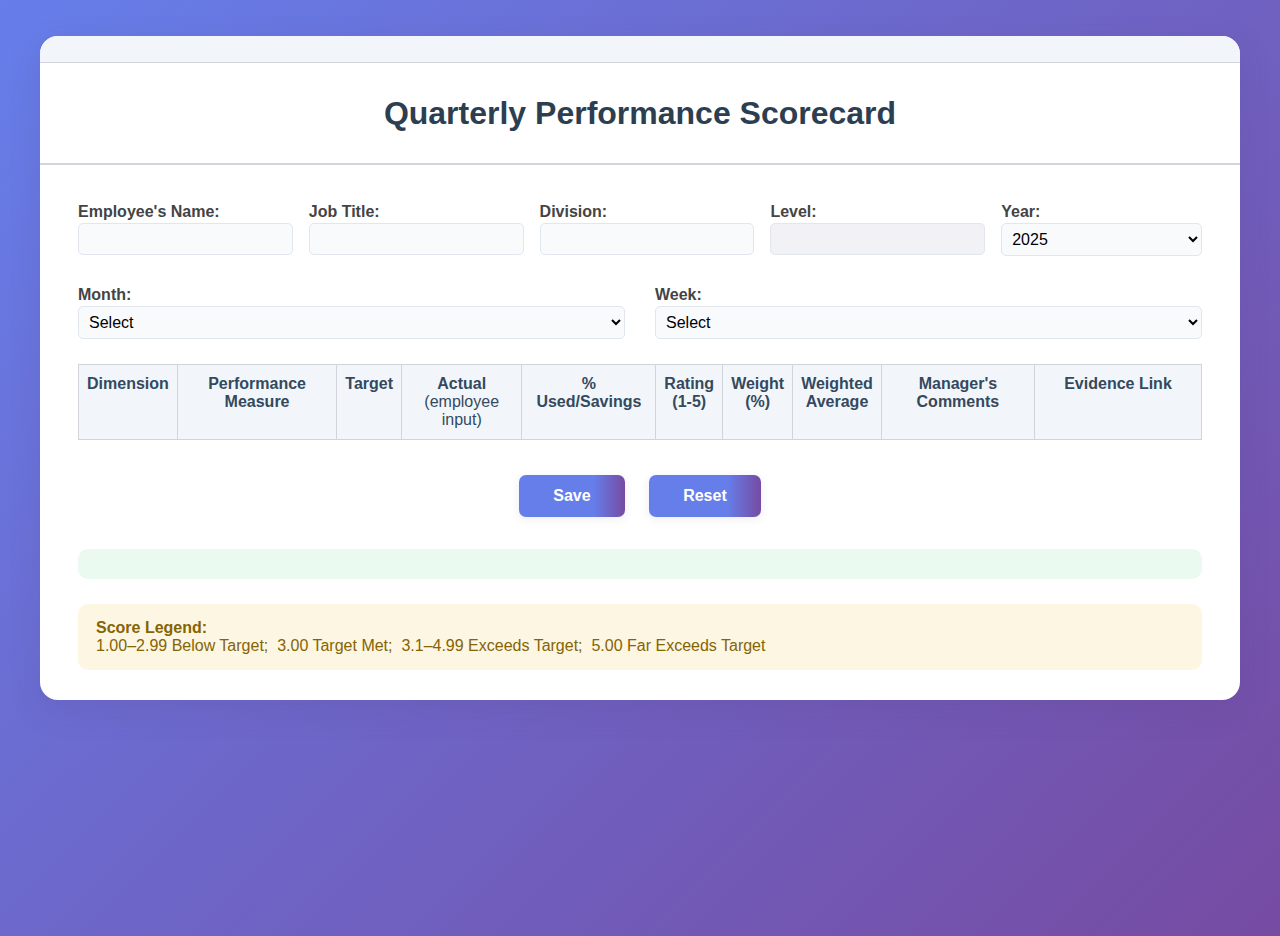
<file: index.html>
<!DOCTYPE html>
<html lang="en">
<head>
  <meta charset="UTF-8">
  <meta name="viewport" content="width=device-width, initial-scale=1.0">
  <title>Quarterly Performance Scorecard - ROSE Performance Management</title>
  
  <!-- SEO Meta Tags -->
  <meta name="description" content="ROSE Performance Management System - Track quarterly performance scorecards, set targets, and manage team performance with comprehensive dashboards and peer feedback.">
  <meta name="keywords" content="performance management, scorecard, quarterly review, employee performance, team management, peer feedback">
  <meta name="author" content="ROSE Organization">
  <meta name="theme-color" content="#667eea">
  
  <!-- Open Graph Meta Tags -->
  <meta property="og:title" content="ROSE Performance Management - Quarterly Scorecard">
  <meta property="og:description" content="Comprehensive performance management system for tracking quarterly scorecards, team performance, and peer feedback.">
  <meta property="og:type" content="website">
  <meta property="og:url" content="https://fmuoria.github.io/rose-performance-management/">
  <meta property="og:site_name" content="ROSE Performance Management">
  <meta property="og:locale" content="en_US">
  
  <!-- Twitter Card Meta Tags -->
  <meta name="twitter:card" content="summary_large_image">
  <meta name="twitter:title" content="ROSE Performance Management - Quarterly Scorecard">
  <meta name="twitter:description" content="Comprehensive performance management system for tracking quarterly scorecards, team performance, and peer feedback.">
  <meta name="twitter:site" content="@ROSE">
  
  <!-- Preconnect to External Domains for Performance -->
  <link rel="preconnect" href="https://accounts.google.com" crossorigin>
  <link rel="preconnect" href="https://script.google.com" crossorigin>
  
  <!-- Link to external CSS file -->
  <link rel="stylesheet" href="style.css">
  
  <!-- PWA Manifest -->
  <link rel="manifest" href="manifest.json">
  
  <!-- Apple Touch Icon (if icons are added later) -->
  <meta name="apple-mobile-web-app-capable" content="yes">
  <meta name="apple-mobile-web-app-status-bar-style" content="black-translucent">
  <meta name="apple-mobile-web-app-title" content="ROSE PMS">
  
  <!-- Google Identity Services - Deferred for Performance -->
  <script src="https://accounts.google.com/gsi/client" async defer></script>
  
  <!-- 
    PERFORMANCE: Enable server-side caching and compression (Gzip/Brotli) for optimal performance.
    See documentation at: https://web.dev/uses-long-cache-ttl/ and https://web.dev/uses-text-compression/
  -->
</head>
<body>
<div class="container" role="main" aria-label="Performance Management Application">
  <div class="signin-bar" id="signinBar" role="banner" aria-label="User authentication and profile">
    <div id="userStatus" role="status" aria-live="polite"></div>
    <div id="g_id_signin" aria-label="Google Sign-In Button"></div>
  </div>
  <h1>Quarterly Performance Scorecard</h1>
  <div class="tabs" id="tabsContainer" role="tablist" aria-label="Main navigation tabs">
    <!-- Tabs will be dynamically generated based on role -->
  </div>
  
  <!-- SCORECARD TAB -->
  <div class="tab-content active" id="scorecardTab" role="tabpanel" aria-labelledby="scorecard-tab" aria-label="Scorecard Form">
    <form id="scorecardForm" autocomplete="off" onsubmit="event.preventDefault(); saveScorecard();" role="form" aria-label="Performance Scorecard Form">
      <div class="info-row">
        <div class="info-col">
          <label for="employeeName">Employee's Name:</label><br>
          <input type="text" id="employeeName" required aria-required="true" aria-label="Employee name">
        </div>
        <div class="info-col">
          <label for="employeeJob">Job Title:</label><br>
          <input type="text" id="employeeJob" required aria-required="true" aria-label="Job title">
        </div>
        <div class="info-col">
          <label for="division">Division:</label><br>
          <input type="text" id="division" required aria-required="true" aria-label="Division">
        </div>
        <div class="info-col">
          <label for="level">Level:</label><br>
          <input type="text" id="level" disabled aria-label="Level (auto-filled)">
        </div>
        <div class="info-col">
          <label for="periodYear">Year:</label><br>
          <select id="periodYear" aria-label="Select year">
            <option value="2025">2025</option>
            <option value="2026">2026</option>
            <option value="2024">2024</option>
          </select>
        </div>
        <div class="info-col">
          <label for="periodMonth">Month:</label><br>
          <select id="periodMonth" required onchange="loadWeeklyHistory(); if(window.peerReviewRowIndex) loadPeerFeedbackScore(window.peerReviewRowIndex);" aria-required="true" aria-label="Select month">
            <option value="">Select</option>
            <option value="01">January</option>
            <option value="02">February</option>
            <option value="03">March</option>
            <option value="04">April</option>
            <option value="05">May</option>
            <option value="06">June</option>
            <option value="07">July</option>
            <option value="08">August</option>
            <option value="09">September</option>
            <option value="10">October</option>
            <option value="11">November</option>
            <option value="12">December</option>
          </select>
        </div>
        <div class="info-col">
          <label for="periodWeek">Week:</label><br>
          <select id="periodWeek" required aria-required="true" aria-label="Select week">
            <option value="">Select</option>
            <option value="1">Week 1</option>
            <option value="2">Week 2</option>
            <option value="3">Week 3</option>
            <option value="4">Week 4</option>
            <option value="5">Week 5</option>
          </select>
        </div>
      </div>
      <table class="scorecard-table" id="scorecardTable" role="table" aria-label="Performance metrics table">
        <thead>
          <tr>
            <th scope="col">Dimension</th>
            <th scope="col">Performance Measure</th>
            <th scope="col">Target</th>
            <th scope="col">Actual<br><span style="font-weight:normal;">(employee input)</span></th>
            <th scope="col">% Used/Savings</th>
            <th scope="col">Rating<br>(1-5)</th>
            <th scope="col">Weight<br>(%)</th>
            <th scope="col">Weighted<br>Average</th>
            <th scope="col">Manager's Comments</th>
            <th scope="col">Evidence Link</th>
          </tr>
        </thead>
        <tbody id="scorecardBody"></tbody>
      </table>
      <div class="btn-row" id="scorecardBtns" role="group" aria-label="Form actions">
        <button type="submit" aria-label="Save scorecard">Save</button>
        <button type="reset" onclick="resetScorecard()" aria-label="Reset scorecard form">Reset</button>
      </div>
    </form>
    <div class="score-summary" id="scoreSummary" role="status" aria-live="polite"></div>
    <div class="legend" id="scoreLegend" role="note" aria-label="Score legend">
      <b>Score Legend:</b><br>
      1.00–2.99 Below Target;&nbsp; 3.00 Target Met;&nbsp; 3.1–4.99 Exceeds Target;&nbsp; 5.00 Far Exceeds Target
    </div>
  </div>
  
  <!-- REPORTS TAB -->
  <div class="tab-content" id="reportsTab" role="tabpanel" aria-labelledby="reports-tab" aria-label="Reports">
    <h2>Your Weekly Submissions</h2>
    <div id="reportsTableWrap" role="region" aria-label="Weekly submission reports"></div>
  </div>
  
  <!-- DASHBOARD TAB -->
  <div class="tab-content" id="dashboardTab" role="tabpanel" aria-labelledby="dashboard-tab" aria-label="Performance Dashboard">
    <h2>Performance Dashboard</h2>
    <div id="dashboardWrap" role="region" aria-label="Performance metrics dashboard"></div>
  </div>
  
  <!-- MY TEAM TAB (Manager/Admin only) -->
  <div class="tab-content" id="myTeamTab" role="tabpanel" aria-labelledby="team-tab" aria-label="My Team">
    <h2>My Team</h2>
    <div id="teamMembersWrap" role="region" aria-label="Team members list"></div>
  </div>
  
  <!-- SET TARGETS TAB (Manager/Admin only) -->
  <div class="tab-content" id="setTargetsTab" role="tabpanel" aria-labelledby="targets-tab" aria-label="Set Quarterly Targets">
    <h2>Set Quarterly Targets</h2>
    <div class="info-row" style="margin-bottom: 20px;">
      <div class="info-col">
        <label for="targetEmployeeSelect">Select Team Member:</label>
        <select id="targetEmployeeSelect" onchange="loadEmployeeCurrentTargets()" aria-label="Select team member for targets">
          <option value="">-- Select Team Member --</option>
        </select>
      </div>
      <div class="info-col">
        <label for="targetYear">Year:</label>
        <select id="targetYear" aria-label="Select target year">
          <option value="2025">2025</option>
          <option value="2026">2026</option>
        </select>
      </div>
      <div class="info-col">
        <label for="targetQuarter">Quarter:</label>
        <select id="targetQuarter" aria-label="Select target quarter">
          <option value="Q1">Q1 (Jan-Mar)</option>
          <option value="Q2">Q2 (Apr-Jun)</option>
          <option value="Q3">Q3 (Jul-Sep)</option>
          <option value="Q4">Q4 (Oct-Dec)</option>
        </select>
      </div>
    </div>
    <div id="targetsFormWrap" role="region" aria-label="Targets form"></div>
  </div>
  
  <!-- TEAM REPORTS TAB (Manager/Admin only) -->
  <div class="tab-content" id="teamReportsTab" role="tabpanel" aria-labelledby="team-reports-tab" aria-label="Team Member Reports">
    <h2>Team Member Reports</h2>
    <div class="info-row" style="margin-bottom: 20px;">
      <div class="info-col" style="max-width: 400px;">
        <label for="teamReportSelect">Select Team Member:</label>
        <select id="teamReportSelect" onchange="loadTeamMemberReports()" aria-label="Select team member for reports">
          <option value="">-- Select Team Member --</option>
        </select>
      </div>
    </div>
    <div id="teamReportsWrap" role="region" aria-label="Team member reports"></div>
  </div>
  
  <!-- TEAM DASHBOARD TAB (Manager/Admin only) -->
  <div class="tab-content" id="teamDashboardTab" role="tabpanel" aria-labelledby="team-dashboard-tab" aria-label="Team Performance Dashboard">
    <h2>Team Performance Dashboard</h2>
    <div class="info-row" style="margin-bottom: 20px;">
      <div class="info-col" style="max-width: 400px;">
        <label for="teamDashboardSelect">Select Team Member:</label>
        <select id="teamDashboardSelect" onchange="loadTeamMemberDashboard()" aria-label="Select team member for dashboard">
          <option value="">-- Select Team Member --</option>
        </select>
      </div>
    </div>
    <div id="teamDashboardWrap" role="region" aria-label="Team member dashboard"></div>
  </div>
    <!-- PEER FEEDBACK TAB (All Users) -->
  <div class="tab-content" id="peerFeedbackTab" role="tabpanel" aria-labelledby="peer-feedback-tab" aria-label="Peer Feedback Requests">
    <h2>✍️ Peer Feedback Requests</h2>
    <p style="color: #718096; margin-bottom: 20px;">Provide honest, constructive feedback on your colleagues' demonstration of ROSE core values.</p>
    <div id="peerFeedbackWrap" role="region" aria-label="Peer feedback requests"></div>
  </div>
  
  <!-- REQUEST PEER FEEDBACK TAB (Manager/Admin only) -->
  <div class="tab-content" id="requestPeerFeedbackTab" role="tabpanel" aria-labelledby="request-feedback-tab" aria-label="Request Peer Feedback">
    <h2>📋 Request Peer Feedback</h2>
    <p style="color: #718096; margin-bottom: 20px;">Request anonymous peer feedback for your team members based on ROSE core values. Select reviewers who work closely with the employee.</p>
    
    <div class="info-row" style="margin-bottom: 20px;">
      <div class="info-col">
        <label for="feedbackEmployeeSelect">Select Team Member:</label>
        <select id="feedbackEmployeeSelect" aria-label="Select team member for feedback">
          <option value="">-- Select Team Member --</option>
        </select>
      </div>
      <div class="info-col">
        <label for="feedbackYear">Year:</label>
        <select id="feedbackYear" aria-label="Select feedback year">
          <option value="2025">2025</option>
          <option value="2026">2026</option>
        </select>
      </div>
      <div class="info-col">
        <label for="feedbackQuarter">Quarter:</label>
        <select id="feedbackQuarter" aria-label="Select feedback quarter">
          <option value="Q1">Q1 (Jan-Mar)</option>
          <option value="Q2">Q2 (Apr-Jun)</option>
          <option value="Q3">Q3 (Jul-Sep)</option>
          <option value="Q4">Q4 (Oct-Dec)</option>
        </select>
      </div>
    </div>
    
    <div style="background: #f7fafc; padding: 20px; border-radius: 8px; margin: 20px 0;">
      <h3>Select Peer Reviewers:</h3>
      <p style="color: #718096; margin-bottom: 15px;">Choose 2-5 colleagues who work closely with this team member. Feedback will be anonymous to the employee.</p>
      <div id="reviewerCheckboxes" role="group" aria-label="Select peer reviewers"></div>
      <button onclick="submitPeerFeedbackRequest()" style="margin-top: 20px; background: #48bb78;" aria-label="Send feedback requests">📤 Send Feedback Requests</button>
    </div>
  </div>
</div>

<!-- Load external JavaScript file at the end of body for better performance -->
<script src="script.js"></script>
</body>
</html>
</file>
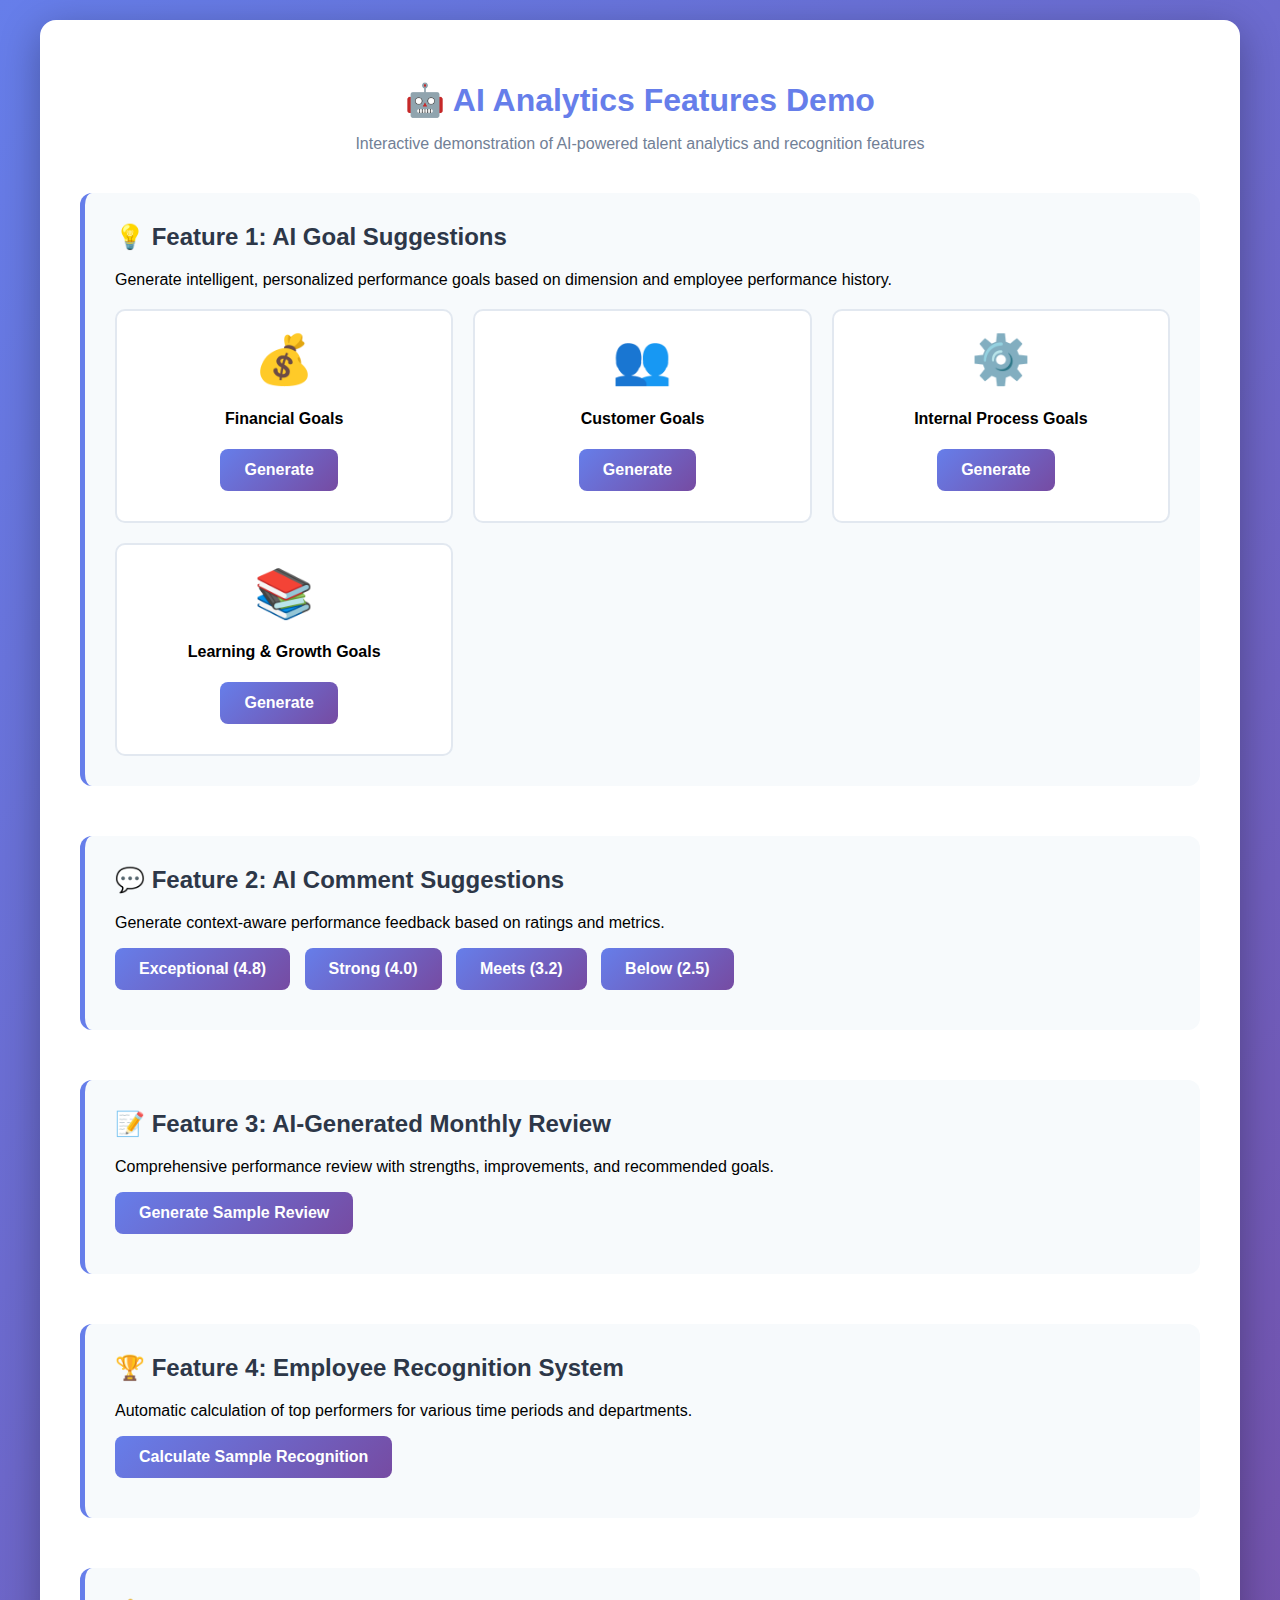
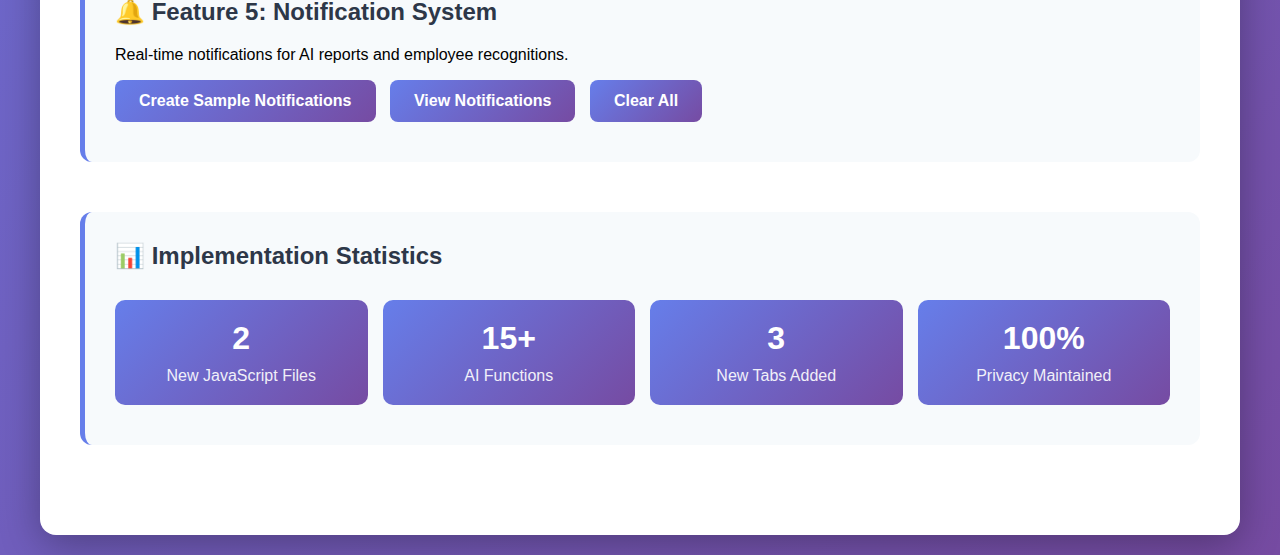
<file: ai-analytics-demo.html>
<!DOCTYPE html>
<html lang="en">
<head>
  <meta charset="UTF-8">
  <meta name="viewport" content="width=device-width, initial-scale=1.0">
  <title>AI Analytics Feature Demo - ROSE PMS</title>
  <style>
    body {
      font-family: 'Segoe UI', Tahoma, Geneva, Verdana, sans-serif;
      max-width: 1200px;
      margin: 0 auto;
      padding: 20px;
      background: linear-gradient(135deg, #667eea 0%, #764ba2 100%);
      min-height: 100vh;
    }
    
    .demo-container {
      background: white;
      border-radius: 16px;
      padding: 40px;
      box-shadow: 0 10px 40px rgba(0,0,0,0.3);
    }
    
    h1 {
      color: #667eea;
      text-align: center;
      margin-bottom: 10px;
    }
    
    .subtitle {
      text-align: center;
      color: #718096;
      margin-bottom: 40px;
    }
    
    .feature-section {
      margin-bottom: 50px;
      padding: 30px;
      background: #f7fafc;
      border-radius: 12px;
      border-left: 5px solid #667eea;
    }
    
    .feature-section h2 {
      color: #2d3748;
      margin-top: 0;
    }
    
    .demo-btn {
      background: linear-gradient(135deg, #667eea 0%, #764ba2 100%);
      color: white;
      border: none;
      padding: 12px 24px;
      border-radius: 8px;
      cursor: pointer;
      font-weight: 600;
      font-size: 1em;
      transition: all 0.3s ease;
      margin-right: 10px;
      margin-bottom: 10px;
    }
    
    .demo-btn:hover {
      transform: translateY(-2px);
      box-shadow: 0 4px 12px rgba(102, 126, 234, 0.4);
    }
    
    .demo-output {
      background: white;
      border: 2px solid #e2e8f0;
      border-radius: 8px;
      padding: 20px;
      margin-top: 20px;
      font-family: monospace;
      white-space: pre-wrap;
      max-height: 400px;
      overflow-y: auto;
    }
    
    .success {
      color: #48bb78;
      font-weight: bold;
    }
    
    .info {
      color: #667eea;
    }
    
    .feature-grid {
      display: grid;
      grid-template-columns: repeat(auto-fit, minmax(300px, 1fr));
      gap: 20px;
      margin-top: 20px;
    }
    
    .feature-card {
      background: white;
      padding: 20px;
      border-radius: 10px;
      border: 2px solid #e2e8f0;
      text-align: center;
    }
    
    .feature-icon {
      font-size: 3em;
      margin-bottom: 15px;
    }
    
    .stat-box {
      background: linear-gradient(135deg, #667eea 0%, #764ba2 100%);
      color: white;
      padding: 20px;
      border-radius: 10px;
      text-align: center;
      margin: 10px 0;
    }
    
    .stat-box h3 {
      margin: 0 0 10px 0;
      font-size: 2em;
    }
    
    .stat-box p {
      margin: 0;
      opacity: 0.9;
    }
  </style>
</head>
<body>
  <div class="demo-container">
    <h1>🤖 AI Analytics Features Demo</h1>
    <p class="subtitle">Interactive demonstration of AI-powered talent analytics and recognition features</p>
    
    <!-- Feature 1: AI Goal Suggestions -->
    <div class="feature-section">
      <h2>💡 Feature 1: AI Goal Suggestions</h2>
      <p>Generate intelligent, personalized performance goals based on dimension and employee performance history.</p>
      
      <div class="feature-grid">
        <div class="feature-card">
          <div class="feature-icon">💰</div>
          <h4>Financial Goals</h4>
          <button class="demo-btn" onclick="demoGoalSuggestions('Financial')">Generate</button>
        </div>
        <div class="feature-card">
          <div class="feature-icon">👥</div>
          <h4>Customer Goals</h4>
          <button class="demo-btn" onclick="demoGoalSuggestions('Customer')">Generate</button>
        </div>
        <div class="feature-card">
          <div class="feature-icon">⚙️</div>
          <h4>Internal Process Goals</h4>
          <button class="demo-btn" onclick="demoGoalSuggestions('Internal Process')">Generate</button>
        </div>
        <div class="feature-card">
          <div class="feature-icon">📚</div>
          <h4>Learning & Growth Goals</h4>
          <button class="demo-btn" onclick="demoGoalSuggestions('Learning & Growth')">Generate</button>
        </div>
      </div>
      
      <div id="goalOutput" class="demo-output" style="display:none;"></div>
    </div>
    
    <!-- Feature 2: AI Comment Suggestions -->
    <div class="feature-section">
      <h2>💬 Feature 2: AI Comment Suggestions</h2>
      <p>Generate context-aware performance feedback based on ratings and metrics.</p>
      
      <button class="demo-btn" onclick="demoCommentSuggestions(4.8, 'Exceptional')">Exceptional (4.8)</button>
      <button class="demo-btn" onclick="demoCommentSuggestions(4.0, 'Strong')">Strong (4.0)</button>
      <button class="demo-btn" onclick="demoCommentSuggestions(3.2, 'Meets Expectations')">Meets (3.2)</button>
      <button class="demo-btn" onclick="demoCommentSuggestions(2.5, 'Below Expectations')">Below (2.5)</button>
      
      <div id="commentOutput" class="demo-output" style="display:none;"></div>
    </div>
    
    <!-- Feature 3: Monthly Performance Review -->
    <div class="feature-section">
      <h2>📝 Feature 3: AI-Generated Monthly Review</h2>
      <p>Comprehensive performance review with strengths, improvements, and recommended goals.</p>
      
      <button class="demo-btn" onclick="demoMonthlyReview()">Generate Sample Review</button>
      
      <div id="reviewOutput" class="demo-output" style="display:none;"></div>
    </div>
    
    <!-- Feature 4: Employee Recognition System -->
    <div class="feature-section">
      <h2>🏆 Feature 4: Employee Recognition System</h2>
      <p>Automatic calculation of top performers for various time periods and departments.</p>
      
      <button class="demo-btn" onclick="demoRecognition()">Calculate Sample Recognition</button>
      
      <div id="recognitionOutput" class="demo-output" style="display:none;"></div>
    </div>
    
    <!-- Feature 5: Notification System -->
    <div class="feature-section">
      <h2>🔔 Feature 5: Notification System</h2>
      <p>Real-time notifications for AI reports and employee recognitions.</p>
      
      <button class="demo-btn" onclick="demoNotifications()">Create Sample Notifications</button>
      <button class="demo-btn" onclick="viewNotifications()">View Notifications</button>
      <button class="demo-btn" onclick="clearNotifications()">Clear All</button>
      
      <div id="notificationOutput" class="demo-output" style="display:none;"></div>
    </div>
    
    <!-- Statistics -->
    <div class="feature-section">
      <h2>📊 Implementation Statistics</h2>
      
      <div style="display: grid; grid-template-columns: repeat(auto-fit, minmax(200px, 1fr)); gap: 15px;">
        <div class="stat-box">
          <h3>2</h3>
          <p>New JavaScript Files</p>
        </div>
        <div class="stat-box">
          <h3>15+</h3>
          <p>AI Functions</p>
        </div>
        <div class="stat-box">
          <h3>3</h3>
          <p>New Tabs Added</p>
        </div>
        <div class="stat-box">
          <h3>100%</h3>
          <p>Privacy Maintained</p>
        </div>
      </div>
    </div>
  </div>
  
  <script src="ai-analytics.js"></script>
  <script src="ai-analytics-ui.js"></script>
  
  <script>
    // Demo Functions
    
    function demoGoalSuggestions(dimension) {
      const output = document.getElementById('goalOutput');
      output.style.display = 'block';
      
      const employeeData = { averageScore: 3.8 };
      const suggestions = window.AIAnalytics.generateAIGoalSuggestions(employeeData, dimension);
      
      let html = `<span class="success">✓ Generated ${suggestions.length} AI-powered goals for ${dimension}:</span>\n\n`;
      suggestions.forEach((suggestion, index) => {
        html += `${index + 1}. ${suggestion}\n\n`;
      });
      
      output.innerHTML = html;
    }
    
    function demoCommentSuggestions(rating, level) {
      const output = document.getElementById('commentOutput');
      output.style.display = 'block';
      
      const scoreData = {
        rating: rating,
        measure: 'Budget Management',
        dimension: 'Financial',
        target: 100000,
        actual: rating >= 4 ? 95000 : 110000
      };
      
      const suggestions = window.AIAnalytics.generateAICommentSuggestions(scoreData, {});
      
      let html = `<span class="success">✓ Generated ${suggestions.length} AI-powered comments for ${level} performance (${rating}):</span>\n\n`;
      suggestions.forEach((suggestion, index) => {
        html += `${index + 1}. ${suggestion}\n\n`;
      });
      
      output.innerHTML = html;
    }
    
    function demoMonthlyReview() {
      const output = document.getElementById('reviewOutput');
      output.style.display = 'block';
      
      const employeeData = {
        name: 'John Doe',
        scores: [
          { dimension: 'Financial', measure: 'Budget Management', rating: 4.2, weight: 15 },
          { dimension: 'Customer', measure: 'Customer Satisfaction', rating: 4.5, weight: 30 },
          { dimension: 'Internal Process', measure: 'Process Improvement', rating: 3.8, weight: 40 },
          { dimension: 'Learning & Growth', measure: 'Training Hours', rating: 4.0, weight: 15 }
        ]
      };
      
      const review = window.AIAnalytics.generateMonthlyReview(employeeData, '10', '2025');
      
      let html = `<span class="success">✓ Generated AI-Powered Monthly Review:</span>\n\n`;
      html += `<span class="info">Period:</span> ${review.monthYear}\n`;
      html += `<span class="info">Overall Score:</span> ${review.score} / 5.0\n\n`;
      html += `<span class="info">Executive Summary:</span>\n${review.summary}\n\n`;
      html += `<span class="info">Key Strengths (${review.strengths.length}):</span>\n`;
      review.strengths.forEach(s => html += `  • ${s}\n`);
      html += `\n<span class="info">Areas for Development (${review.improvements.length}):</span>\n`;
      review.improvements.forEach(i => html += `  • ${i}\n`);
      html += `\n<span class="info">Recommended Goals (${review.goals.length}):</span>\n`;
      review.goals.forEach(g => html += `  • ${g}\n`);
      
      output.innerHTML = html;
    }
    
    function demoRecognition() {
      const output = document.getElementById('recognitionOutput');
      output.style.display = 'block';
      
      const employees = [
        {
          email: 'employee1@rose.org',
          name: 'Alice Johnson',
          division: 'Operations',
          scores: [
            { rating: 4.8, weight: 25 },
            { rating: 4.5, weight: 30 },
            { rating: 4.7, weight: 35 },
            { rating: 4.6, weight: 10 }
          ],
          peerFeedbackScore: 4.7
        },
        {
          email: 'employee2@rose.org',
          name: 'Bob Smith',
          division: 'Operations',
          scores: [
            { rating: 4.2, weight: 25 },
            { rating: 4.0, weight: 30 },
            { rating: 4.3, weight: 35 },
            { rating: 4.1, weight: 10 }
          ],
          peerFeedbackScore: 4.3
        },
        {
          email: 'employee3@rose.org',
          name: 'Carol Williams',
          division: 'Finance',
          scores: [
            { rating: 4.9, weight: 25 },
            { rating: 4.8, weight: 30 },
            { rating: 4.7, weight: 35 },
            { rating: 4.8, weight: 10 }
          ],
          peerFeedbackScore: 4.9
        }
      ];
      
      const monthWinner = window.AIAnalytics.selectEmployeeOfMonth(employees, 'Operations', '10', '2025');
      const quarterWinner = window.AIAnalytics.selectEmployeeOfQuarter(employees, 'Operations', 'Q4', '2025');
      const orgWinner = window.AIAnalytics.selectOrganizationWinner(employees, 'month', '10', '2025');
      
      let html = `<span class="success">✓ Recognition Awards Calculated:</span>\n\n`;
      
      if (monthWinner) {
        html += `<span class="info">🌟 Employee of the Month (Operations):</span>\n`;
        html += `  Winner: ${monthWinner.employee.name}\n`;
        html += `  Score: ${monthWinner.score}\n`;
        html += `  Period: ${monthWinner.period}\n\n`;
      }
      
      if (quarterWinner) {
        html += `<span class="info">🏅 Employee of the Quarter (Operations):</span>\n`;
        html += `  Winner: ${quarterWinner.employee.name}\n`;
        html += `  Score: ${quarterWinner.score}\n`;
        html += `  Period: ${quarterWinner.period}\n\n`;
      }
      
      if (orgWinner) {
        html += `<span class="info">🏆 Organization Employee of the Month:</span>\n`;
        html += `  Winner: ${orgWinner.employee.name}\n`;
        html += `  Department: ${orgWinner.employee.division}\n`;
        html += `  Score: ${orgWinner.score}\n`;
        html += `  Period: ${orgWinner.period}\n`;
      }
      
      output.innerHTML = html;
    }
    
    function demoNotifications() {
      const output = document.getElementById('notificationOutput');
      output.style.display = 'block';
      
      // Create sample notifications
      const notification1 = window.AIAnalytics.createAIReportNotification(
        'manager@rose.org',
        'ai_suggestion',
        {
          title: '🤖 New AI Insights Available',
          message: 'AI-generated performance review for John Doe is ready for review',
          priority: 'high'
        }
      );
      
      const notification2 = window.AIAnalytics.createRecognitionNotification({
        employee: { email: 'employee@rose.org', name: 'Alice Johnson' },
        award: 'Employee of the Month',
        period: 'October 2025',
        score: '4.75'
      });
      
      window.AIAnalytics.storeNotification(notification1);
      window.AIAnalytics.storeNotification(notification2);
      
      let html = `<span class="success">✓ Created 2 sample notifications:</span>\n\n`;
      html += `<span class="info">Notification 1:</span>\n`;
      html += `  Type: ${notification1.type}\n`;
      html += `  Title: ${notification1.title}\n`;
      html += `  Message: ${notification1.message}\n\n`;
      html += `<span class="info">Notification 2:</span>\n`;
      html += `  Type: ${notification2.type}\n`;
      html += `  Title: ${notification2.title}\n`;
      html += `  Message: ${notification2.message}\n`;
      
      output.innerHTML = html;
    }
    
    function viewNotifications() {
      const output = document.getElementById('notificationOutput');
      output.style.display = 'block';
      
      const notifications = window.AIAnalytics.getStoredNotifications();
      
      if (notifications.length === 0) {
        output.innerHTML = '<span class="info">No notifications stored.</span>';
        return;
      }
      
      let html = `<span class="success">✓ Stored Notifications (${notifications.length}):</span>\n\n`;
      notifications.forEach((notif, index) => {
        html += `<span class="info">Notification ${index + 1}:</span>\n`;
        html += `  Type: ${notif.type}\n`;
        html += `  Title: ${notif.title}\n`;
        html += `  Recipient: ${notif.recipientEmail}\n`;
        html += `  Read: ${notif.read ? 'Yes' : 'No'}\n`;
        html += `  Priority: ${notif.priority}\n\n`;
      });
      
      output.innerHTML = html;
    }
    
    function clearNotifications() {
      try {
        localStorage.removeItem('rose_pms_notifications');
        const output = document.getElementById('notificationOutput');
        output.style.display = 'block';
        output.innerHTML = '<span class="success">✓ All notifications cleared from localStorage.</span>';
      } catch (error) {
        alert('Error clearing notifications: ' + error.message);
      }
    }
    
    // Show initial message
    console.log('🤖 AI Analytics Demo Loaded');
    console.log('All AI functions are available through window.AIAnalytics');
  </script>
</body>
</html>
</file>
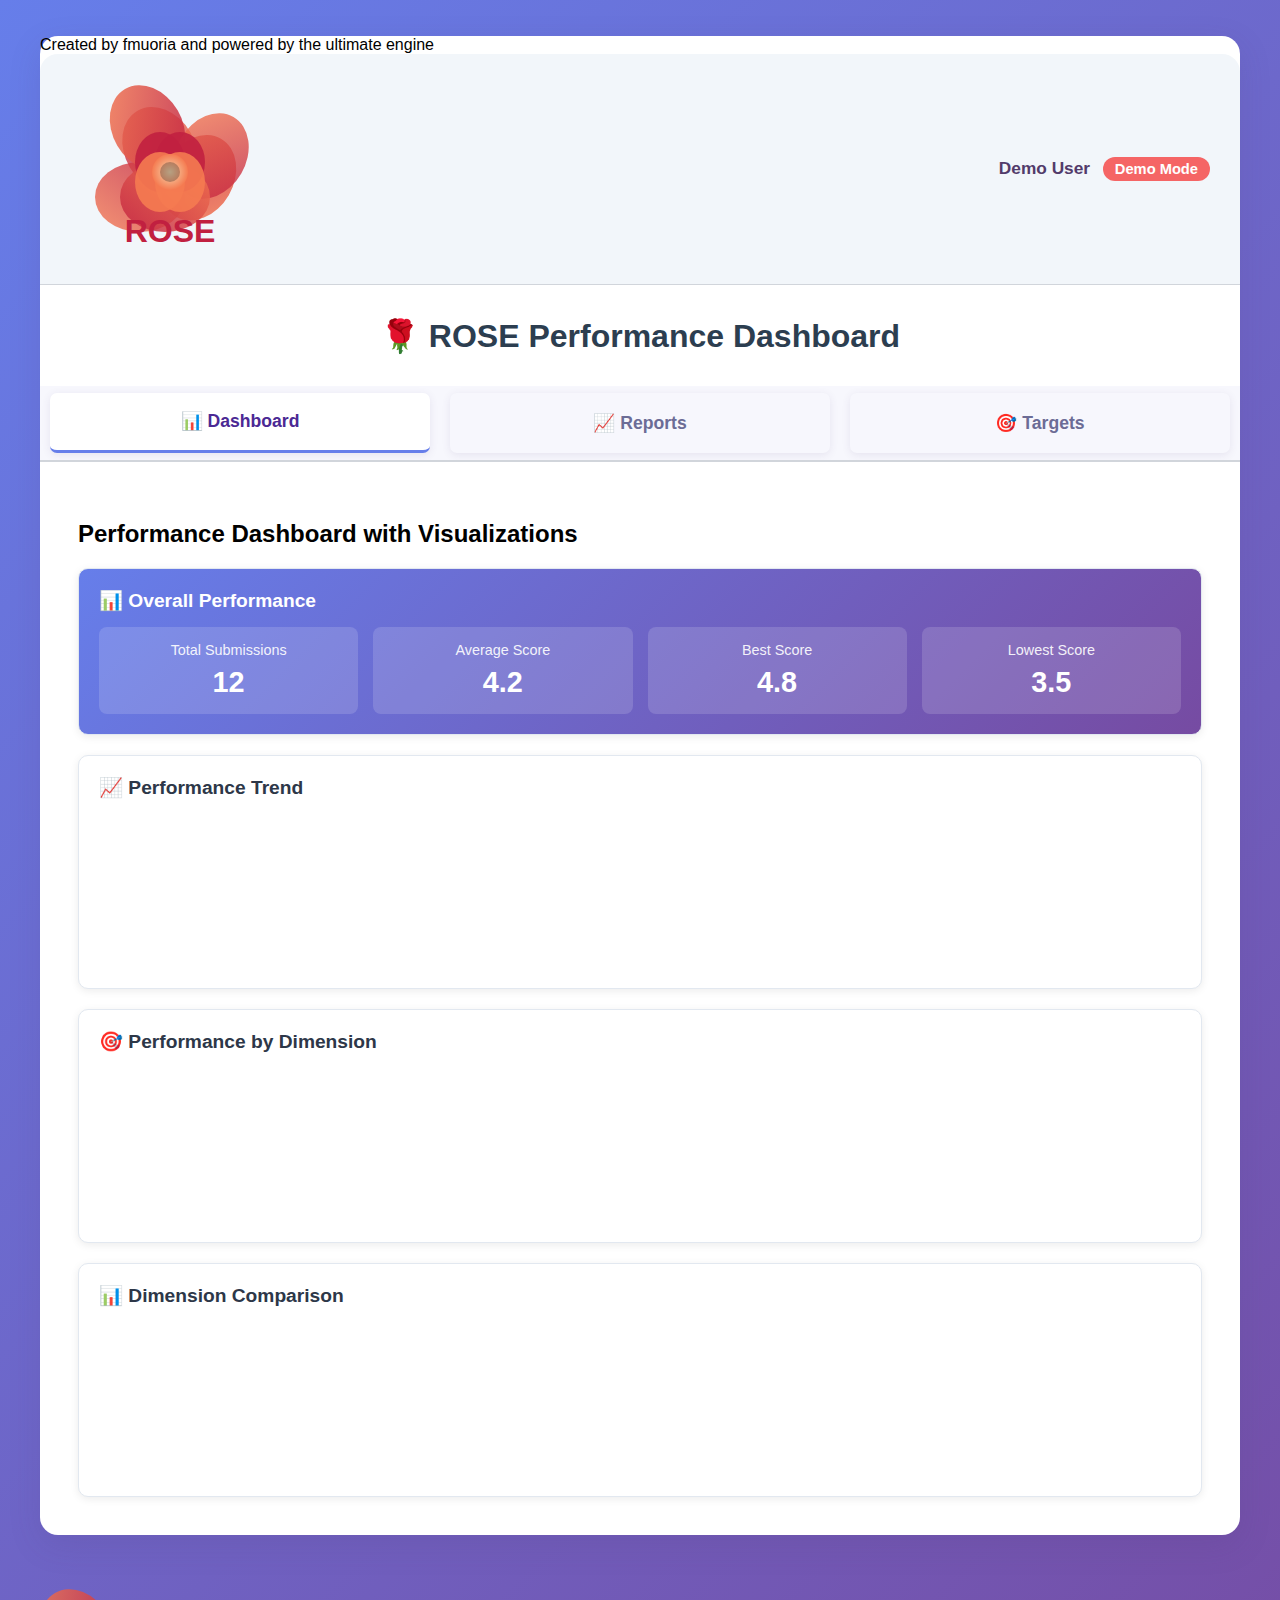
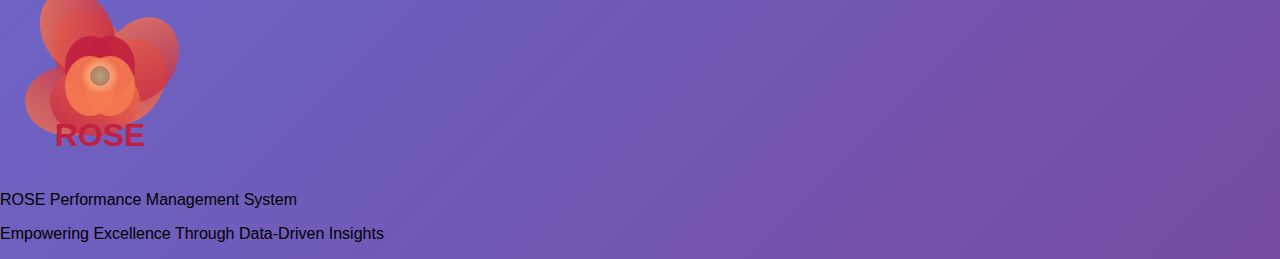
<file: dashboard-demo.html>
<!DOCTYPE html>
<html lang="en">
<head>
  <meta charset="UTF-8">
  <meta name="viewport" content="width=device-width, initial-scale=1.0">
  <title>ROSE Dashboard Demo - With Charts</title>
  <link rel="stylesheet" href="style.css">
  <link rel="stylesheet" href="loader.css">
  <script src="https://cdn.jsdelivr.net/npm/chart.js@4.4.1/dist/chart.umd.min.js"></script>
</head>
<body>
<div class="container" role="main">
  <!-- Watermark -->
  <div class="watermark" aria-hidden="true">Created by fmuoria and powered by the ultimate engine</div>
  
  <div class="signin-bar">
    <div class="logo-container">
      <img src="rose-logo.svg" alt="ROSE Logo" class="rose-logo">
    </div>
    <div class="user">
      <b>Demo User</b>
      <span class="role-badge admin">Demo Mode</span>
    </div>
  </div>
  
  <h1 class="main-heading">🌹 ROSE Performance Dashboard</h1>
  
  <div class="tabs">
    <button class="tab-btn active">📊 Dashboard</button>
    <button class="tab-btn">📈 Reports</button>
    <button class="tab-btn">🎯 Targets</button>
  </div>
  
  <div class="tab-content active" style="padding: 38px;">
    <h2>Performance Dashboard with Visualizations</h2>
    
    <div class="dashboard-container">
      <!-- Overall Performance Card -->
      <div class="dashboard-card overall-card">
        <h3>📊 Overall Performance</h3>
        <div class="metric-grid">
          <div class="metric-item">
            <span class="metric-label">Total Submissions</span>
            <span class="metric-value">12</span>
          </div>
          <div class="metric-item">
            <span class="metric-label">Average Score</span>
            <span class="metric-value">4.2</span>
          </div>
          <div class="metric-item">
            <span class="metric-label">Best Score</span>
            <span class="metric-value">4.8</span>
          </div>
          <div class="metric-item">
            <span class="metric-label">Lowest Score</span>
            <span class="metric-value">3.5</span>
          </div>
        </div>
      </div>
      
      <!-- Performance Trend Chart -->
      <div class="dashboard-card">
        <h3>📈 Performance Trend</h3>
        <canvas id="trendChart"></canvas>
      </div>
      
      <!-- Dimension Breakdown -->
      <div class="dashboard-card">
        <h3>🎯 Performance by Dimension</h3>
        <div style="display: grid; grid-template-columns: 1fr 1fr; gap: 20px;">
          <div>
            <canvas id="pieChart"></canvas>
          </div>
          <div>
            <canvas id="radarChart"></canvas>
          </div>
        </div>
      </div>
      
      <!-- Dimension Comparison Bar Chart -->
      <div class="dashboard-card">
        <h3>📊 Dimension Comparison</h3>
        <canvas id="barChart"></canvas>
      </div>
    </div>
  </div>
</div>

<!-- Footer -->
<footer class="rose-footer">
  <div class="footer-content">
    <img src="rose-logo.svg" alt="ROSE Logo" class="footer-logo">
    <p class="footer-text">ROSE Performance Management System</p>
    <p class="footer-tagline">Empowering Excellence Through Data-Driven Insights</p>
  </div>
</footer>

<script src="dashboard-charts.js"></script>
<script>
// Demo data for charts
window.addEventListener('load', function() {
  // Trend data
  const trendData = [
    { label: '2025-01 W1', score: 3.8 },
    { label: '2025-01 W2', score: 4.1 },
    { label: '2025-01 W3', score: 4.0 },
    { label: '2025-01 W4', score: 4.3 },
    { label: '2025-02 W1', score: 4.2 },
    { label: '2025-02 W2', score: 4.5 },
    { label: '2025-02 W3', score: 4.4 },
    { label: '2025-02 W4', score: 4.6 }
  ];
  
  // Dimension data
  const dimensionData = [
    { dimension: 'Financial', score: 4.3 },
    { dimension: 'Customer', score: 4.5 },
    { dimension: 'Internal Process', score: 4.1 },
    { dimension: 'Learning & Growth', score: 4.2 }
  ];
  
  // Create charts
  createPerformanceTrendChart('trendChart', trendData);
  createDimensionPieChart('pieChart', dimensionData);
  createRadarChart('radarChart', dimensionData);
  createComparisonBarChart('barChart', dimensionData);
});
</script>
</body>
</html>
</file>
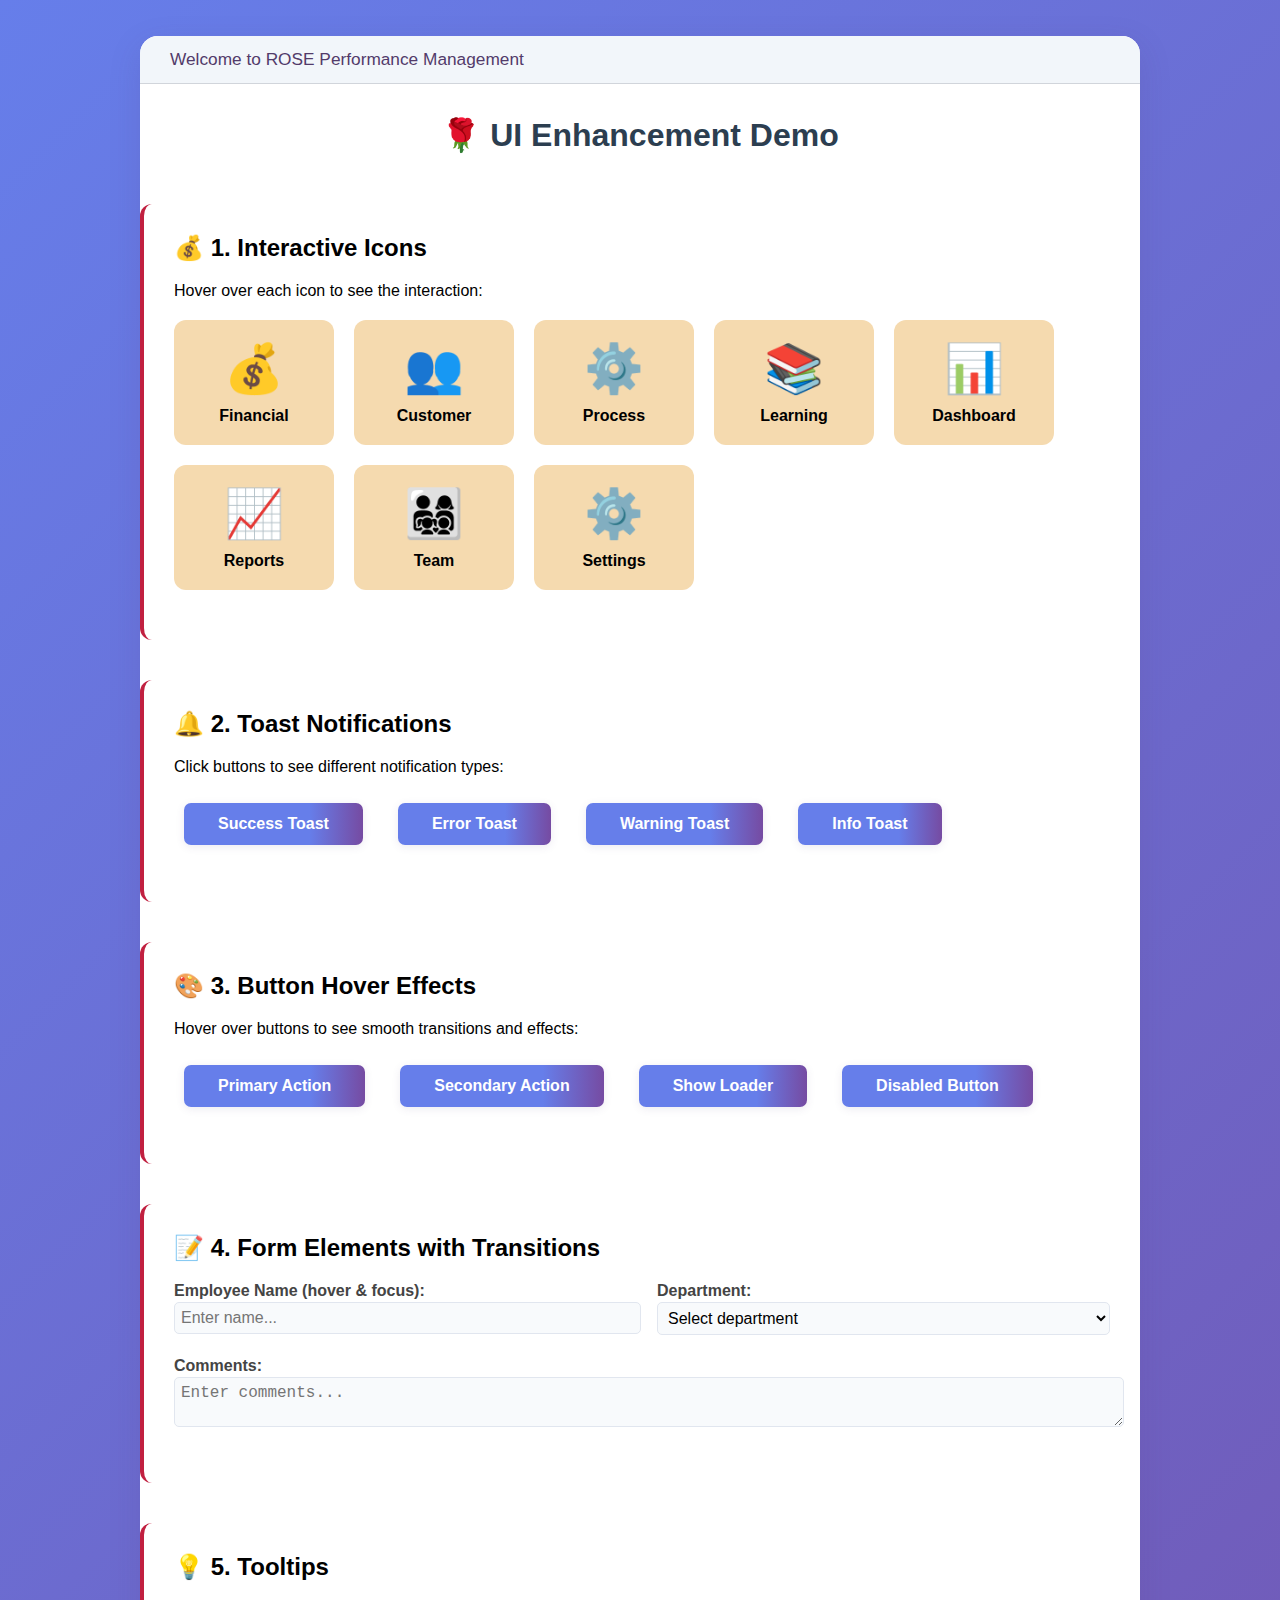
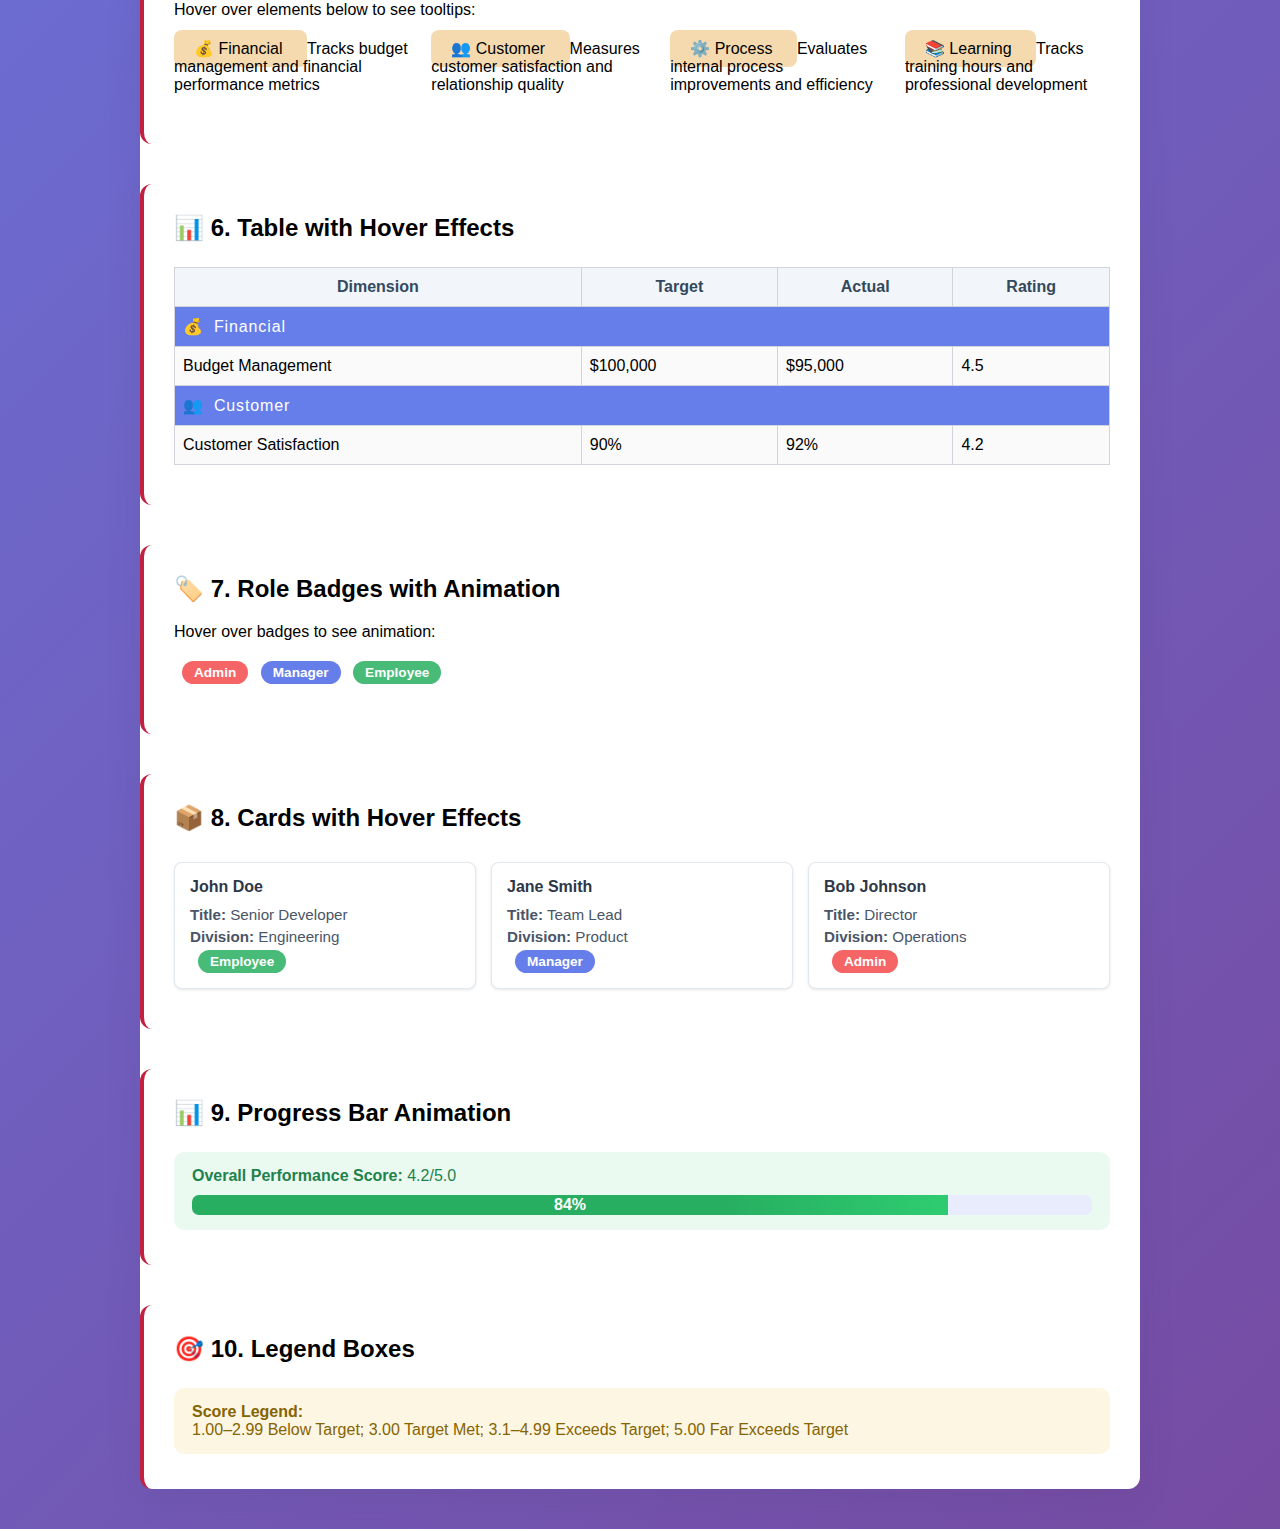
<file: demo.html>
<!DOCTYPE html>
<html lang="en">
<head>
  <meta charset="UTF-8">
  <meta name="viewport" content="width=device-width, initial-scale=1.0">
  <title>ROSE PMS - UI Demo</title>
  <link rel="stylesheet" href="style.css">
  <link rel="stylesheet" href="loader.css">
  <style>
    .demo-section {
      margin: 40px 0;
      padding: 30px;
      background: white;
      border-radius: 12px;
      border-left: 4px solid #c12040;
    }
    
    .demo-section h2 {
      margin-top: 0;
    }
    
    .demo-buttons {
      display: flex;
      gap: 15px;
      flex-wrap: wrap;
      margin: 20px 0;
    }
    
    .icon-demo {
      display: flex;
      gap: 20px;
      flex-wrap: wrap;
      margin: 20px 0;
    }
    
    .icon-item {
      display: flex;
      flex-direction: column;
      align-items: center;
      padding: 20px;
      background: #f5daaf;
      border-radius: 12px;
      min-width: 120px;
      transition: all 0.3s ease;
      cursor: pointer;
    }
    
    .icon-item:hover {
      transform: translateY(-5px);
      box-shadow: 0 8px 20px rgba(193, 32, 64, 0.2);
    }
    
    .icon-large {
      font-size: 3rem;
      margin-bottom: 10px;
    }
    
    .form-demo {
      margin: 20px 0;
    }
    
    .tooltip-demo {
      display: inline-block;
      margin: 10px;
    }
  </style>
</head>
<body>
<div class="container" style="max-width: 1000px;">
  <div class="signin-bar">
    <div class="user">
      <span>Welcome to ROSE Performance Management</span>
    </div>
  </div>
  
  <h1>🌹 UI Enhancement Demo</h1>
  
  <div class="demo-section">
    <h2>💰 1. Interactive Icons</h2>
    <p>Hover over each icon to see the interaction:</p>
    <div class="icon-demo">
      <div class="icon-item" onclick="showToast('Financial section selected!', 'info')">
        <span class="icon-large">💰</span>
        <strong>Financial</strong>
      </div>
      <div class="icon-item" onclick="showToast('Customer section selected!', 'info')">
        <span class="icon-large">👥</span>
        <strong>Customer</strong>
      </div>
      <div class="icon-item" onclick="showToast('Internal Process selected!', 'info')">
        <span class="icon-large">⚙️</span>
        <strong>Process</strong>
      </div>
      <div class="icon-item" onclick="showToast('Learning & Growth selected!', 'info')">
        <span class="icon-large">📚</span>
        <strong>Learning</strong>
      </div>
      <div class="icon-item" onclick="showToast('Dashboard selected!', 'info')">
        <span class="icon-large">📊</span>
        <strong>Dashboard</strong>
      </div>
      <div class="icon-item" onclick="showToast('Reports selected!', 'info')">
        <span class="icon-large">📈</span>
        <strong>Reports</strong>
      </div>
      <div class="icon-item" onclick="showToast('Team selected!', 'info')">
        <span class="icon-large">👨‍👩‍👧‍👦</span>
        <strong>Team</strong>
      </div>
      <div class="icon-item" onclick="showToast('Settings selected!', 'info')">
        <span class="icon-large">⚙️</span>
        <strong>Settings</strong>
      </div>
    </div>
  </div>
  
  <div class="demo-section">
    <h2>🔔 2. Toast Notifications</h2>
    <p>Click buttons to see different notification types:</p>
    <div class="demo-buttons">
      <button onclick="showToast('✅ Scorecard saved successfully!', 'success')">
        Success Toast
      </button>
      <button onclick="showToast('❌ Error saving data. Please try again.', 'error')">
        Error Toast
      </button>
      <button onclick="showToast('⚠️ Please complete all required fields.', 'warning')">
        Warning Toast
      </button>
      <button onclick="showToast('ℹ️ Your data will be auto-saved every 5 minutes.', 'info')">
        Info Toast
      </button>
    </div>
  </div>
  
  <div class="demo-section">
    <h2>🎨 3. Button Hover Effects</h2>
    <p>Hover over buttons to see smooth transitions and effects:</p>
    <div class="demo-buttons">
      <button>Primary Action</button>
      <button type="reset">Secondary Action</button>
      <button onclick="showLoader('Processing your request', 'Please wait...'); setTimeout(hideLoader, 3000)">
        Show Loader
      </button>
      <button disabled>Disabled Button</button>
    </div>
  </div>
  
  <div class="demo-section">
    <h2>📝 4. Form Elements with Transitions</h2>
    <div class="form-demo">
      <div class="info-row">
        <div class="info-col">
          <label>Employee Name (hover & focus):</label>
          <input type="text" placeholder="Enter name..." />
        </div>
        <div class="info-col">
          <label>Department:</label>
          <select>
            <option>Select department</option>
            <option>Finance</option>
            <option>HR</option>
            <option>IT</option>
          </select>
        </div>
      </div>
      <div class="info-row">
        <div class="info-col">
          <label>Comments:</label>
          <textarea placeholder="Enter comments..."></textarea>
        </div>
      </div>
    </div>
  </div>
  
  <div class="demo-section">
    <h2>💡 5. Tooltips</h2>
    <p>Hover over elements below to see tooltips:</p>
    <div style="display: flex; gap: 20px; margin: 20px 0;">
      <span class="tooltip">
        <span style="padding: 10px 20px; background: #f5daaf; border-radius: 8px; cursor: help;">
          💰 Financial
        </span>
        <span class="tooltiptext">Tracks budget management and financial performance metrics</span>
      </span>
      
      <span class="tooltip">
        <span style="padding: 10px 20px; background: #f5daaf; border-radius: 8px; cursor: help;">
          👥 Customer
        </span>
        <span class="tooltiptext">Measures customer satisfaction and relationship quality</span>
      </span>
      
      <span class="tooltip">
        <span style="padding: 10px 20px; background: #f5daaf; border-radius: 8px; cursor: help;">
          ⚙️ Process
        </span>
        <span class="tooltiptext">Evaluates internal process improvements and efficiency</span>
      </span>
      
      <span class="tooltip">
        <span style="padding: 10px 20px; background: #f5daaf; border-radius: 8px; cursor: help;">
          📚 Learning
        </span>
        <span class="tooltiptext">Tracks training hours and professional development</span>
      </span>
    </div>
  </div>
  
  <div class="demo-section">
    <h2>📊 6. Table with Hover Effects</h2>
    <table class="scorecard-table">
      <thead>
        <tr>
          <th>Dimension</th>
          <th>Target</th>
          <th>Actual</th>
          <th>Rating</th>
        </tr>
      </thead>
      <tbody>
        <tr class="scorecard-section-header">
          <td colspan="4"><span style="margin-right: 10px;">💰</span>Financial</td>
        </tr>
        <tr>
          <td>Budget Management</td>
          <td>$100,000</td>
          <td>$95,000</td>
          <td>4.5</td>
        </tr>
        <tr class="scorecard-section-header">
          <td colspan="4"><span style="margin-right: 10px;">👥</span>Customer</td>
        </tr>
        <tr>
          <td>Customer Satisfaction</td>
          <td>90%</td>
          <td>92%</td>
          <td>4.2</td>
        </tr>
      </tbody>
    </table>
  </div>
  
  <div class="demo-section">
    <h2>🏷️ 7. Role Badges with Animation</h2>
    <p>Hover over badges to see animation:</p>
    <div style="margin: 20px 0;">
      <span class="role-badge admin">Admin</span>
      <span class="role-badge manager">Manager</span>
      <span class="role-badge employee">Employee</span>
    </div>
  </div>
  
  <div class="demo-section">
    <h2>📦 8. Cards with Hover Effects</h2>
    <div class="team-grid">
      <div class="team-card">
        <h4>John Doe</h4>
        <p><strong>Title:</strong> Senior Developer</p>
        <p><strong>Division:</strong> Engineering</p>
        <span class="role-badge employee">Employee</span>
      </div>
      <div class="team-card">
        <h4>Jane Smith</h4>
        <p><strong>Title:</strong> Team Lead</p>
        <p><strong>Division:</strong> Product</p>
        <span class="role-badge manager">Manager</span>
      </div>
      <div class="team-card">
        <h4>Bob Johnson</h4>
        <p><strong>Title:</strong> Director</p>
        <p><strong>Division:</strong> Operations</p>
        <span class="role-badge admin">Admin</span>
      </div>
    </div>
  </div>
  
  <div class="demo-section">
    <h2>📊 9. Progress Bar Animation</h2>
    <div class="score-summary">
      <strong>Overall Performance Score:</strong> 4.2/5.0
      <div class="progress-bar-wrap">
        <div class="progress-bar" style="width: 84%">84%</div>
      </div>
    </div>
  </div>
  
  <div class="demo-section">
    <h2>🎯 10. Legend Boxes</h2>
    <div class="legend">
      <b>Score Legend:</b><br>
      1.00–2.99 Below Target; 3.00 Target Met; 3.1–4.99 Exceeds Target; 5.00 Far Exceeds Target
    </div>
  </div>
  
</div>

<script src="ui-enhancements.js"></script>
<script>
  // Demo: Simulate data update animation
  setTimeout(() => {
    const table = document.querySelector('.scorecard-table tbody tr:last-child');
    if (table) {
      animateDataUpdate(table);
    }
  }, 2000);
  
  // Show initial toast
  setTimeout(() => {
    showToast('🌹 Welcome to the enhanced ROSE Performance Management System!', 'success', 6000);
  }, 1500);
</script>
</body>
</html>
</file>
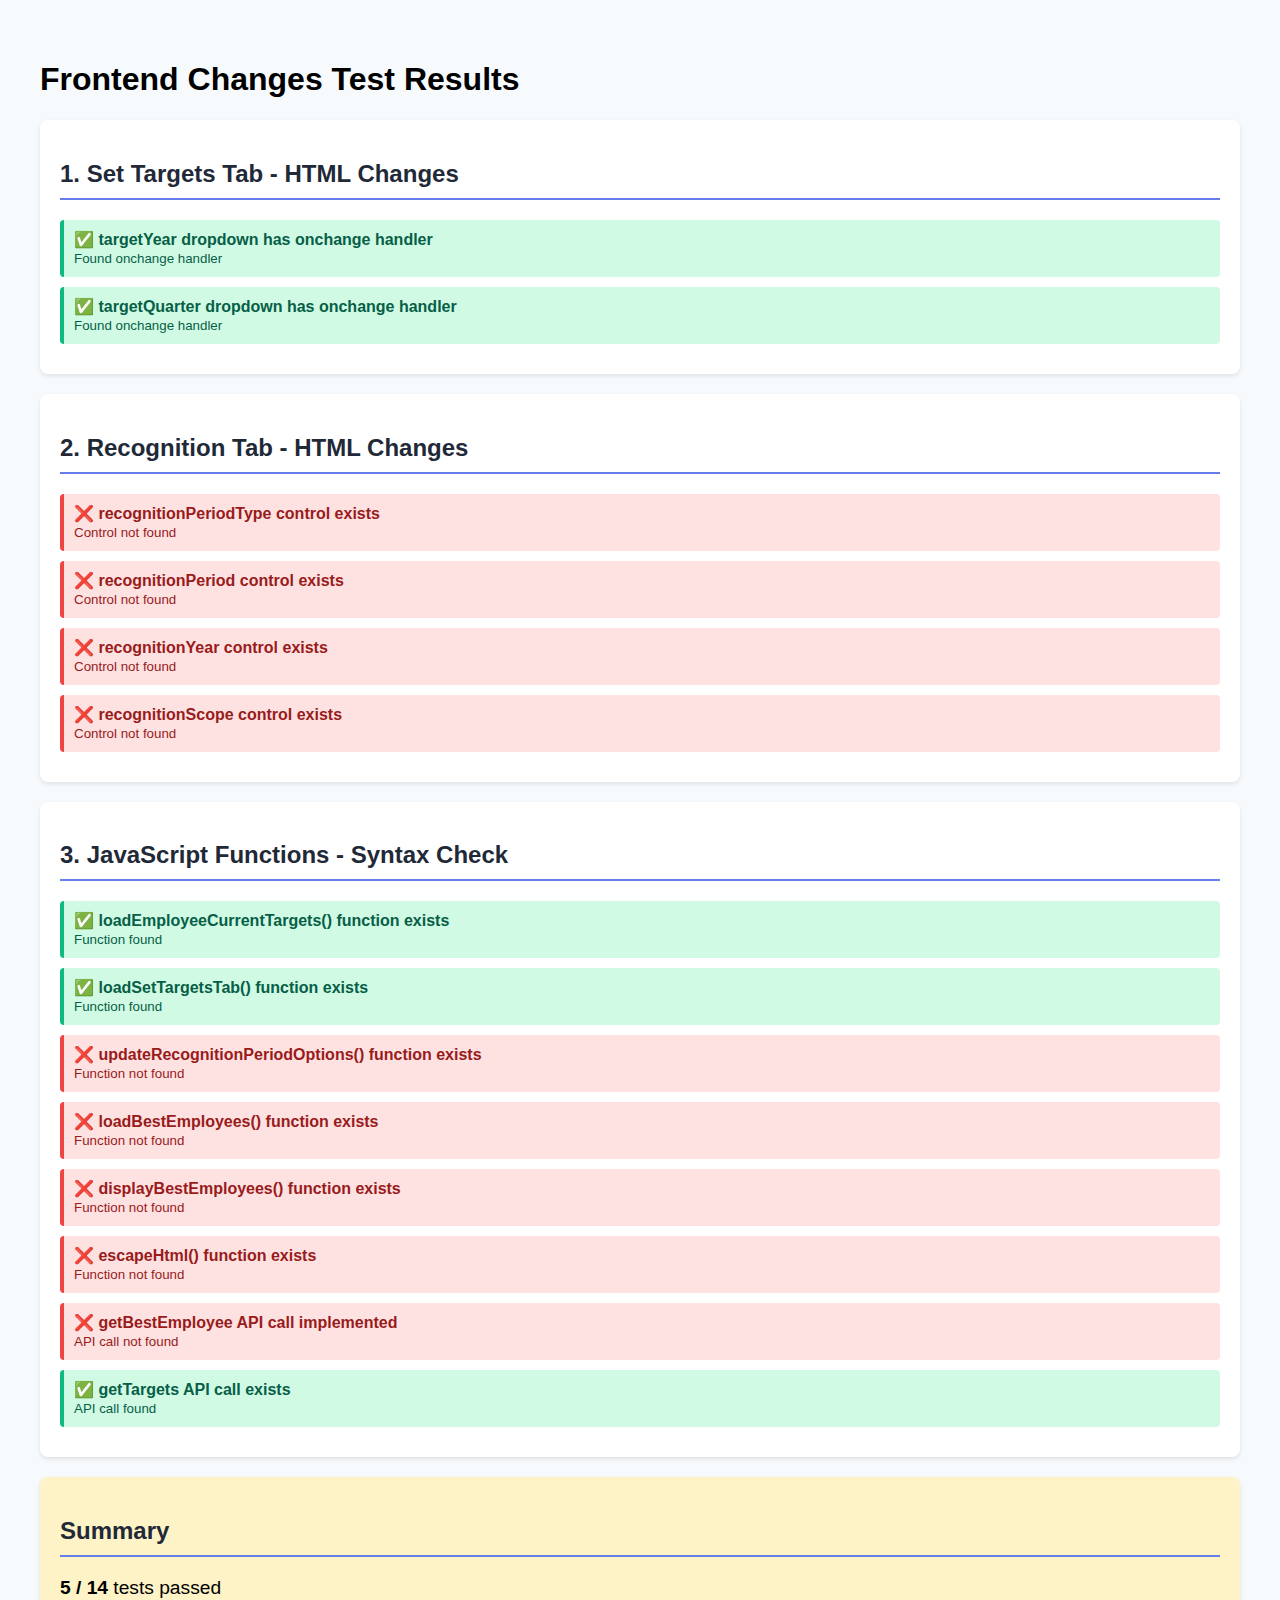
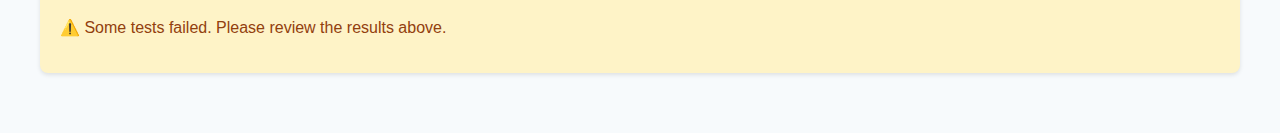
<file: test_changes.html>
<!DOCTYPE html>
<html lang="en">
<head>
  <meta charset="UTF-8">
  <meta name="viewport" content="width=device-width, initial-scale=1.0">
  <title>Test Frontend Changes</title>
  <style>
    body {
      font-family: Arial, sans-serif;
      max-width: 1200px;
      margin: 20px auto;
      padding: 20px;
      background: #f7fafc;
    }
    .test-section {
      background: white;
      padding: 20px;
      margin-bottom: 20px;
      border-radius: 8px;
      box-shadow: 0 2px 4px rgba(0,0,0,0.1);
    }
    .test-result {
      padding: 10px;
      margin: 10px 0;
      border-radius: 4px;
    }
    .pass {
      background: #d1fae5;
      color: #065f46;
      border-left: 4px solid #10b981;
    }
    .fail {
      background: #fee2e2;
      color: #991b1b;
      border-left: 4px solid #ef4444;
    }
    h2 {
      color: #1f2937;
      border-bottom: 2px solid #667eea;
      padding-bottom: 10px;
    }
  </style>
</head>
<body>
  <h1>Frontend Changes Test Results</h1>
  
  <div class="test-section">
    <h2>1. Set Targets Tab - HTML Changes</h2>
    <div id="targets-html-tests"></div>
  </div>
  
  <div class="test-section">
    <h2>2. Recognition Tab - HTML Changes</h2>
    <div id="recognition-html-tests"></div>
  </div>
  
  <div class="test-section">
    <h2>3. JavaScript Functions - Syntax Check</h2>
    <div id="js-tests"></div>
  </div>

  <script>
    // Test results container
    const results = {
      targetsHTML: [],
      recognitionHTML: [],
      jsFunctions: []
    };

    // Helper to add test result
    function addTestResult(category, testName, passed, details = '') {
      results[category].push({
        name: testName,
        passed: passed,
        details: details
      });
    }

    // Test 1: Check if targetYear has onchange handler
    async function testTargetYearOnChange() {
      try {
        const response = await fetch('/index.html');
        const html = await response.text();
        const hasOnChange = html.includes('id="targetYear"') && 
                           html.includes('onchange="loadEmployeeCurrentTargets()"');
        addTestResult('targetsHTML', 
          'targetYear dropdown has onchange handler', 
          hasOnChange,
          hasOnChange ? 'Found onchange handler' : 'Missing onchange handler'
        );
      } catch (e) {
        addTestResult('targetsHTML', 'targetYear dropdown test', false, e.message);
      }
    }

    // Test 2: Check if targetQuarter has onchange handler
    async function testTargetQuarterOnChange() {
      try {
        const response = await fetch('/index.html');
        const html = await response.text();
        const hasOnChange = html.includes('id="targetQuarter"') && 
                           html.includes('onchange="loadEmployeeCurrentTargets()"');
        addTestResult('targetsHTML', 
          'targetQuarter dropdown has onchange handler', 
          hasOnChange,
          hasOnChange ? 'Found onchange handler' : 'Missing onchange handler'
        );
      } catch (e) {
        addTestResult('targetsHTML', 'targetQuarter dropdown test', false, e.message);
      }
    }

    // Test 3: Check Recognition tab controls exist
    async function testRecognitionControls() {
      try {
        const response = await fetch('/index.html');
        const html = await response.text();
        
        const controls = [
          'recognitionPeriodType',
          'recognitionPeriod',
          'recognitionYear',
          'recognitionScope'
        ];
        
        for (const control of controls) {
          const exists = html.includes(`id="${control}"`);
          addTestResult('recognitionHTML', 
            `${control} control exists`, 
            exists,
            exists ? 'Control found' : 'Control not found'
          );
        }
      } catch (e) {
        addTestResult('recognitionHTML', 'Recognition controls test', false, e.message);
      }
    }

    // Test 4: Check JavaScript functions exist
    async function testJavaScriptFunctions() {
      try {
        const response = await fetch('/script.js');
        const js = await response.text();
        
        const functions = [
          'loadEmployeeCurrentTargets',
          'loadSetTargetsTab',
          'updateRecognitionPeriodOptions',
          'loadBestEmployees',
          'displayBestEmployees',
          'escapeHtml'
        ];
        
        for (const func of functions) {
          const exists = js.includes(`function ${func}(`);
          addTestResult('jsFunctions', 
            `${func}() function exists`, 
            exists,
            exists ? 'Function found' : 'Function not found'
          );
        }
      } catch (e) {
        addTestResult('jsFunctions', 'JavaScript functions test', false, e.message);
      }
    }

    // Test 5: Check API call structure
    async function testAPICallStructure() {
      try {
        const response = await fetch('/script.js');
        const js = await response.text();
        
        // Check for getBestEmployee API call
        const hasGetBestEmployee = js.includes('action=getBestEmployee') || 
                                   js.includes("action: 'getBestEmployee'");
        addTestResult('jsFunctions', 
          'getBestEmployee API call implemented', 
          hasGetBestEmployee,
          hasGetBestEmployee ? 'API call found' : 'API call not found'
        );
        
        // Check for getTargets API call (should already exist)
        const hasGetTargets = js.includes('action=getTargets') || 
                             js.includes("action: 'getTargets'");
        addTestResult('jsFunctions', 
          'getTargets API call exists', 
          hasGetTargets,
          hasGetTargets ? 'API call found' : 'API call not found'
        );
      } catch (e) {
        addTestResult('jsFunctions', 'API call structure test', false, e.message);
      }
    }

    // Display results
    function displayResults() {
      // Targets HTML tests
      const targetsDiv = document.getElementById('targets-html-tests');
      results.targetsHTML.forEach(result => {
        targetsDiv.innerHTML += `
          <div class="test-result ${result.passed ? 'pass' : 'fail'}">
            <strong>${result.passed ? '✅' : '❌'} ${result.name}</strong>
            ${result.details ? `<br><small>${result.details}</small>` : ''}
          </div>
        `;
      });

      // Recognition HTML tests
      const recognitionDiv = document.getElementById('recognition-html-tests');
      results.recognitionHTML.forEach(result => {
        recognitionDiv.innerHTML += `
          <div class="test-result ${result.passed ? 'pass' : 'fail'}">
            <strong>${result.passed ? '✅' : '❌'} ${result.name}</strong>
            ${result.details ? `<br><small>${result.details}</small>` : ''}
          </div>
        `;
      });

      // JavaScript tests
      const jsDiv = document.getElementById('js-tests');
      results.jsFunctions.forEach(result => {
        jsDiv.innerHTML += `
          <div class="test-result ${result.passed ? 'pass' : 'fail'}">
            <strong>${result.passed ? '✅' : '❌'} ${result.name}</strong>
            ${result.details ? `<br><small>${result.details}</small>` : ''}
          </div>
        `;
      });

      // Calculate summary
      const totalTests = results.targetsHTML.length + results.recognitionHTML.length + results.jsFunctions.length;
      const passedTests = [...results.targetsHTML, ...results.recognitionHTML, ...results.jsFunctions]
        .filter(r => r.passed).length;
      
      document.body.insertAdjacentHTML('beforeend', `
        <div class="test-section" style="background: ${passedTests === totalTests ? '#d1fae5' : '#fef3c7'};">
          <h2>Summary</h2>
          <p style="font-size: 1.2em;">
            <strong>${passedTests} / ${totalTests}</strong> tests passed
          </p>
          ${passedTests === totalTests ? 
            '<p style="color: #065f46;">🎉 All tests passed!</p>' : 
            '<p style="color: #92400e;">⚠️ Some tests failed. Please review the results above.</p>'
          }
        </div>
      `);
    }

    // Run all tests
    async function runTests() {
      await testTargetYearOnChange();
      await testTargetQuarterOnChange();
      await testRecognitionControls();
      await testJavaScriptFunctions();
      await testAPICallStructure();
      
      displayResults();
    }

    // Run tests on page load
    runTests();
  </script>
</body>
</html>
</file>
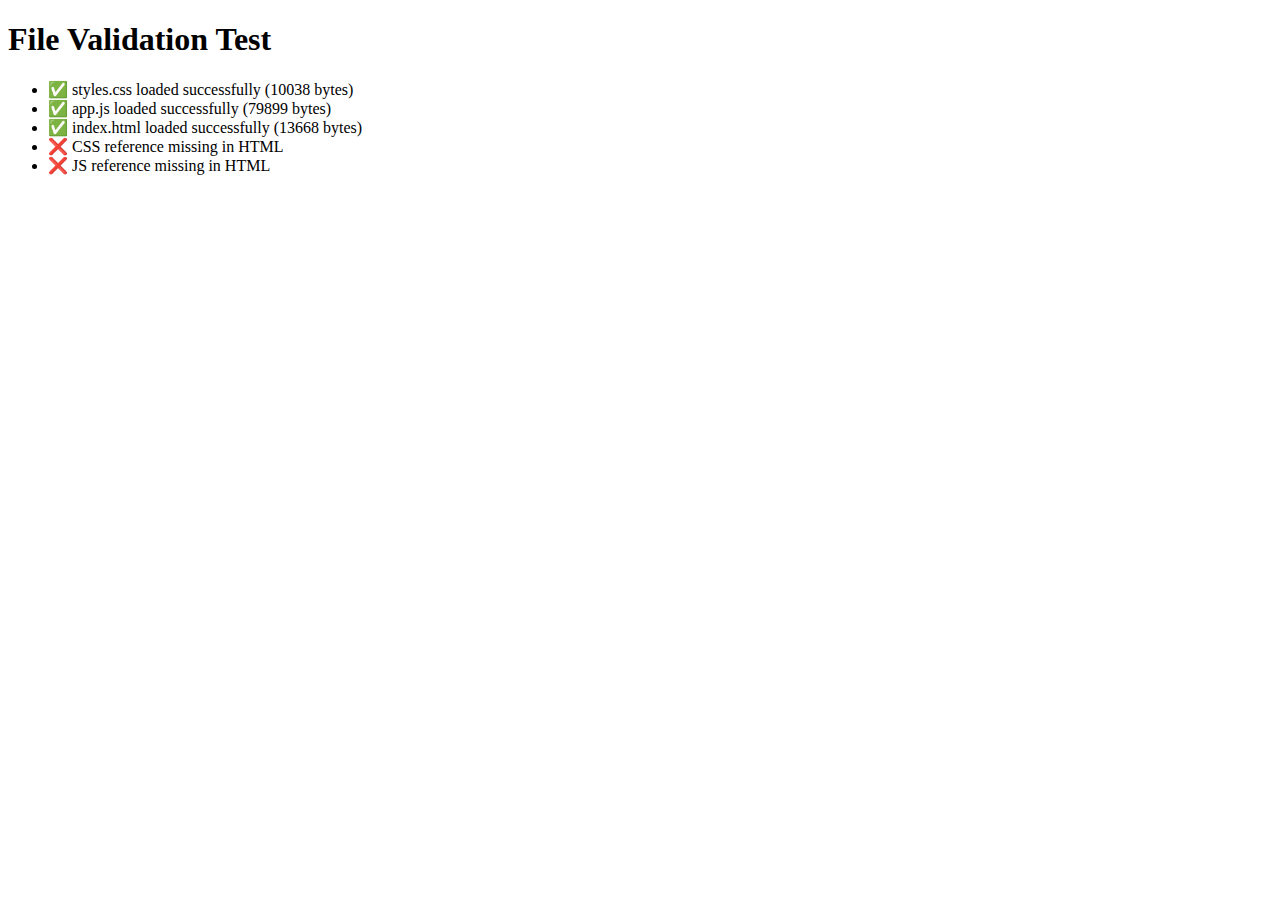
<file: validate.html>
<!DOCTYPE html>
<html>
<head>
    <title>Validation Test</title>
</head>
<body>
    <h1>File Validation Test</h1>
    <div id="results"></div>
    <script>
        async function validateFiles() {
            const results = document.getElementById('results');
            let html = '<ul>';
            
            // Test CSS file
            try {
                const cssResponse = await fetch('styles.css');
                if (cssResponse.ok) {
                    const cssText = await cssResponse.text();
                    html += `<li>✅ styles.css loaded successfully (${cssText.length} bytes)</li>`;
                } else {
                    html += `<li>❌ styles.css failed to load: ${cssResponse.status}</li>`;
                }
            } catch (e) {
                html += `<li>❌ styles.css error: ${e.message}</li>`;
            }
            
            // Test JS file
            try {
                const jsResponse = await fetch('app.js');
                if (jsResponse.ok) {
                    const jsText = await jsResponse.text();
                    html += `<li>✅ app.js loaded successfully (${jsText.length} bytes)</li>`;
                } else {
                    html += `<li>❌ app.js failed to load: ${jsResponse.status}</li>`;
                }
            } catch (e) {
                html += `<li>❌ app.js error: ${e.message}</li>`;
            }
            
            // Test HTML file
            try {
                const htmlResponse = await fetch('index.html');
                if (htmlResponse.ok) {
                    const htmlText = await htmlResponse.text();
                    html += `<li>✅ index.html loaded successfully (${htmlText.length} bytes)</li>`;
                    
                    // Check for external references
                    if (htmlText.includes('href="styles.css"')) {
                        html += '<li>✅ CSS reference found in HTML</li>';
                    } else {
                        html += '<li>❌ CSS reference missing in HTML</li>';
                    }
                    
                    if (htmlText.includes('src="app.js"')) {
                        html += '<li>✅ JS reference found in HTML</li>';
                    } else {
                        html += '<li>❌ JS reference missing in HTML</li>';
                    }
                } else {
                    html += `<li>❌ index.html failed to load: ${htmlResponse.status}</li>`;
                }
            } catch (e) {
                html += `<li>❌ index.html error: ${e.message}</li>`;
            }
            
            html += '</ul>';
            results.innerHTML = html;
        }
        
        validateFiles();
    </script>
</body>
</html>
</file>
<file: style.css>
/* Critical CSS - Above the fold styles with performance optimizations */
/* Font optimization: Using system fonts for instant rendering (no font loading delay) */
body{font-family:'Segoe UI',Tahoma,Geneva,Verdana,sans-serif;background:linear-gradient(135deg,#667eea 0%,#764ba2 100%);min-height:100vh;margin:0}
.container{max-width:1200px;margin:36px auto;background:#fff;border-radius:18px;box-shadow:0 10px 32px rgba(80,60,120,.15);padding:0}h1{text-align:center;color:#2c3e50;margin-top:0;padding:32px 0 10px}
.tabs{display:flex;border-bottom:2px solid #d1d5db;background:#f7f7fd;overflow-x:auto}.tab-btn{flex:1;padding:18px 0;text-align:center;border:none;background:none;font-size:1.1rem;color:#6c6c96;cursor:pointer;font-weight:600;transition:all .18s;min-width:120px}
.tab-btn.active{color:#4b2994;background:#fff;border-bottom:3px solid #667eea}.tab-content{display:none;padding:38px 38px 25px}.tab-content.active{display:block}
.info-row{display:flex;gap:30px;margin-bottom:22px;flex-wrap:wrap}.info-col{flex:1;min-width:200px}label{font-weight:700;color:#444}
select,input[type=number],input[type=text],textarea{font-size:1rem;padding:6px;width:100%;border:1.5px solid #e1e6ef;border-radius:5px;background:#f8fafc;margin-top:2px}
textarea{resize:vertical;min-height:32px;max-height:90px}input[type=number]:disabled,input[type=text]:disabled,textarea:disabled{background:#f1f1f6;color:#999}
.btn-row{text-align:center;margin:28px 0 8px}button{background:linear-gradient(90deg,#667eea 70%,#764ba2 100%);color:#fff;font-weight:700;font-size:1rem;border:none;border-radius:7px;padding:12px 34px;margin:7px 10px;cursor:pointer;box-shadow:0 2px 8px rgba(80,60,120,.1);transition:transform .08s}
button:active{transform:scale(.97)}.scorecard-table{width:100%;border-collapse:collapse;margin:25px 0 10px;background:#fafafa}
.scorecard-table th,.scorecard-table td{border:1px solid #d1d5db;padding:10px 8px;font-size:1rem;vertical-align:top}
.scorecard-table th{background:#f2f6fa;color:#34495e;font-weight:700}.scorecard-table th:nth-child(10),.scorecard-table td:nth-child(10){min-width:150px;max-width:200px}
.scorecard-section-header{background:#667eea;color:#fff;font-size:1.1rem;letter-spacing:.05em}.section-total-row{background:#e4e8f8;font-weight:700}
.final-total-row{background:#27ae60;color:#fff;font-weight:700;font-size:1.12rem}.legend,.score-summary,.progress-box{margin:25px 0 5px;padding:15px 18px;border-radius:10px;font-size:1rem}
.legend{background:#fdf6e3;color:#856404}.score-summary{background:#eafaf1;color:#1e824c}.progress-box{background:#f4f7fb;color:#3a4765}
.progress-bar-wrap{background:#e8ecfd;border-radius:7px;overflow:hidden;margin-top:10px;height:20px;width:100%}
.progress-bar{background:linear-gradient(90deg,#27ae60 70%,#2ecc71 100%);height:100%;transition:width .6s;color:#fff;line-height:20px;font-weight:600;text-align:center;font-size:1rem}
.reports-table{width:100%;border-collapse:collapse;background:#fafafa;margin-top:20px}.reports-table th,.reports-table td{border:1px solid #d1d5db;padding:10px 8px;font-size:1rem}
.reports-table th{background:#f2f6fa;color:#34495e}.dashboard-summary{margin:14px 0 24px;background:#f6fefb;border-radius:8px;padding:18px 25px}
.dashboard-metric{margin:8px 0;font-size:1.1rem}.dashboard-metric .label{color:#4b2994;font-weight:600}.dashboard-metric .value{color:#2c3e50;font-weight:700}
.empty-msg{text-align:center;color:#8b8ba0;font-size:1.05rem;padding:32px 0}.signin-bar{background:#f2f6fa;margin:0;padding:13px 30px;border-radius:18px 18px 0 0;border-bottom:1.5px solid #d1d5db;display:flex;align-items:center;justify-content:space-between}
.signin-bar .user{font-size:1.08rem;color:#523b6a}.signin-bar .signout-btn{background:#e33;color:#fff;font-weight:700;border:none;border-radius:6px;padding:8px 18px;margin-left:12px;cursor:pointer}
#g_id_signin{display:inline-block;vertical-align:middle}
.team-card{background:#fff;border:1px solid #e2e8f0;border-radius:8px;padding:15px;margin:10px 0;box-shadow:0 1px 3px rgba(0,0,0,.1)}
.team-card h4{margin:0 0 10px;color:#2d3748}.team-card p{margin:5px 0;color:#4a5568;font-size:.95em}
.team-grid{display:grid;grid-template-columns:repeat(auto-fill,minmax(300px,1fr));gap:15px;margin-top:20px}
.targets-form{background:#f7fafc;padding:20px;border-radius:8px;margin:20px 0}.target-row{display:flex;gap:10px;margin-bottom:15px;align-items:center;flex-wrap:wrap}
.target-row input,.target-row select{flex:1;min-width:120px}.target-row button{flex:0;padding:8px 12px;margin:0}
.role-badge{display:inline-block;padding:4px 12px;border-radius:12px;font-size:.85em;font-weight:600;margin-left:8px}
.role-badge.admin{background:#f56565;color:#fff}.role-badge.manager{background:#667eea;color:#fff}.role-badge.employee{background:#48bb78;color:#fff}
.scorecard-modal{position:fixed;top:0;left:0;width:100%;height:100%;background:rgba(0,0,0,.7);display:flex;align-items:center;justify-content:center;z-index:1000;animation:fadeIn .3s}
@keyframes fadeIn{from{opacity:0}to{opacity:1}}
.modal-content{background:#fff;border-radius:12px;max-width:1000px;width:90%;max-height:90vh;overflow-y:auto;box-shadow:0 10px 40px rgba(0,0,0,.3)}
.modal-header{padding:20px 30px;border-bottom:2px solid #e2e8f0;display:flex;justify-content:space-between;align-items:center;background:linear-gradient(135deg,#667eea 0%,#764ba2 100%);color:#fff;border-radius:12px 12px 0 0}
.modal-header h2{margin:0;font-size:1.5em}.modal-close{background:none;border:none;font-size:2em;color:#fff;cursor:pointer;line-height:1;padding:0;width:30px;height:30px}
.modal-close:hover{opacity:.7}.modal-body{padding:30px}.detail-info{background:#f7fafc;padding:20px;border-radius:8px;margin-bottom:20px}
.detail-info p{margin:8px 0;font-size:.95em}.details-table{width:100%;border-collapse:collapse;margin-top:15px}
.details-table th,.details-table td{padding:12px;text-align:left;border-bottom:1px solid #e2e8f0}.details-table th{background:#f7fafc;font-weight:600;color:#2d3748}
.details-table tbody tr:hover{background:#f7fafc}.details-table tfoot{background:#edf2f7;font-weight:700}.modal-footer{padding:20px 30px;border-top:2px solid #e2e8f0;text-align:right}
.btn-view{background:linear-gradient(135deg,#667eea 0%,#764ba2 100%);color:#fff;border:none;padding:8px 16px;border-radius:6px;cursor:pointer;font-size:.9em;font-weight:500}
.btn-view:hover{opacity:.9;transform:translateY(-1px)}.btn-close-modal{background:#e2e8f0;color:#2d3748;border:none;padding:10px 24px;border-radius:6px;cursor:pointer;font-weight:500}
.btn-close-modal:hover{background:#cbd5e0}.dashboard-container{display:grid;gap:20px}.dashboard-card{background:#fff;border-radius:10px;padding:20px;box-shadow:0 2px 8px rgba(0,0,0,.08);border:1px solid #e2e8f0}
.dashboard-card h3{margin-top:0;margin-bottom:15px;color:#2d3748;font-size:1.2em}.overall-card{background:linear-gradient(135deg,#667eea 0%,#764ba2 100%);color:#fff}
.overall-card h3{color:#fff}.metric-grid{display:grid;grid-template-columns:repeat(auto-fit,minmax(150px,1fr));gap:15px}
.metric-item{display:flex;flex-direction:column;align-items:center;padding:15px;background:rgba(255,255,255,.15);border-radius:8px}
.metric-label{font-size:.9em;opacity:.9;margin-bottom:8px}.metric-value{font-size:1.8em;font-weight:700}
.summary-table{width:100%;border-collapse:collapse;margin-top:10px}.summary-table th,.summary-table td{padding:12px;text-align:left;border-bottom:1px solid #e2e8f0}
.summary-table th{background:#f7fafc;color:#2d3748;font-weight:600}.summary-table tbody tr:hover{background:#f7fafc}
@media(max-width:900px){.container{padding:0}.tab-content{padding:18px 1vw 12px}.info-row{flex-direction:column;gap:10px}}
@media(max-width:600px){.tab-content{padding:7px 0}.scorecard-table th,.scorecard-table td,.reports-table th,.reports-table td{font-size:.93rem}.tabs{font-size:.9rem}.tab-btn{min-width:90px;padding:12px 5px}}
</file>
<file: loader.css>
/* Loading Animation - Blooming Rose */
.rose-loader-overlay {
  position: fixed;
  top: 0;
  left: 0;
  width: 100%;
  height: 100%;
  background: rgba(35, 31, 31, 0.95);
  display: flex;
  flex-direction: column;
  align-items: center;
  justify-content: center;
  z-index: 99999;
  opacity: 1;
  transition: opacity 0.5s ease-out;
}

.rose-loader-overlay.hide {
  opacity: 0;
  pointer-events: none;
}

.rose-flower {
  position: relative;
  width: 120px;
  height: 120px;
  animation: bloom 2s ease-in-out infinite;
}

.rose-petal {
  position: absolute;
  width: 50px;
  height: 50px;
  background: #c12040;
  border-radius: 50% 0 50% 50%;
  transform-origin: bottom right;
  animation: petalGrow 2s ease-in-out infinite;
  box-shadow: 0 4px 15px rgba(193, 32, 64, 0.3);
}

.rose-petal:nth-child(1) {
  transform: rotate(0deg) translate(30px, 30px);
  animation-delay: 0s;
}

.rose-petal:nth-child(2) {
  transform: rotate(60deg) translate(30px, 30px);
  animation-delay: 0.2s;
  background: #f57b51;
}

.rose-petal:nth-child(3) {
  transform: rotate(120deg) translate(30px, 30px);
  animation-delay: 0.4s;
}

.rose-petal:nth-child(4) {
  transform: rotate(180deg) translate(30px, 30px);
  animation-delay: 0.6s;
  background: #f57b51;
}

.rose-petal:nth-child(5) {
  transform: rotate(240deg) translate(30px, 30px);
  animation-delay: 0.8s;
}

.rose-petal:nth-child(6) {
  transform: rotate(300deg) translate(30px, 30px);
  animation-delay: 1s;
  background: #f57b51;
}

.rose-center {
  position: absolute;
  top: 50%;
  left: 50%;
  transform: translate(-50%, -50%);
  width: 30px;
  height: 30px;
  background: #f5daaf;
  border-radius: 50%;
  box-shadow: 0 0 20px rgba(245, 218, 175, 0.6);
  animation: pulse 1s ease-in-out infinite;
}

.loader-message {
  margin-top: 40px;
  color: #f5daaf;
  font-family: 'Poppins', 'Segoe UI', sans-serif;
  font-size: 1.5rem;
  font-weight: 600;
  text-align: center;
  animation: fadeInOut 2s ease-in-out infinite;
}

.loader-submessage {
  margin-top: 10px;
  color: #f57b51;
  font-family: Arial, sans-serif;
  font-size: 1rem;
  text-align: center;
  opacity: 0.8;
}

@keyframes bloom {
  0%, 100% {
    transform: scale(1) rotate(0deg);
  }
  50% {
    transform: scale(1.1) rotate(180deg);
  }
}

@keyframes petalGrow {
  0%, 100% {
    transform: scale(0.8) rotate(var(--rotation, 0deg)) translate(30px, 30px);
    opacity: 0.8;
  }
  50% {
    transform: scale(1.2) rotate(var(--rotation, 0deg)) translate(30px, 30px);
    opacity: 1;
  }
}

@keyframes pulse {
  0%, 100% {
    transform: translate(-50%, -50%) scale(1);
    box-shadow: 0 0 20px rgba(245, 218, 175, 0.6);
  }
  50% {
    transform: translate(-50%, -50%) scale(1.2);
    box-shadow: 0 0 30px rgba(245, 218, 175, 0.9);
  }
}

@keyframes fadeInOut {
  0%, 100% {
    opacity: 0.7;
  }
  50% {
    opacity: 1;
  }
}

/* Loading dots animation */
.loading-dots::after {
  content: '.';
  animation: dots 1.5s steps(4, end) infinite;
}

@keyframes dots {
  0%, 20% {
    content: '.';
  }
  40% {
    content: '..';
  }
  60%, 100% {
    content: '...';
  }
}
</file>
